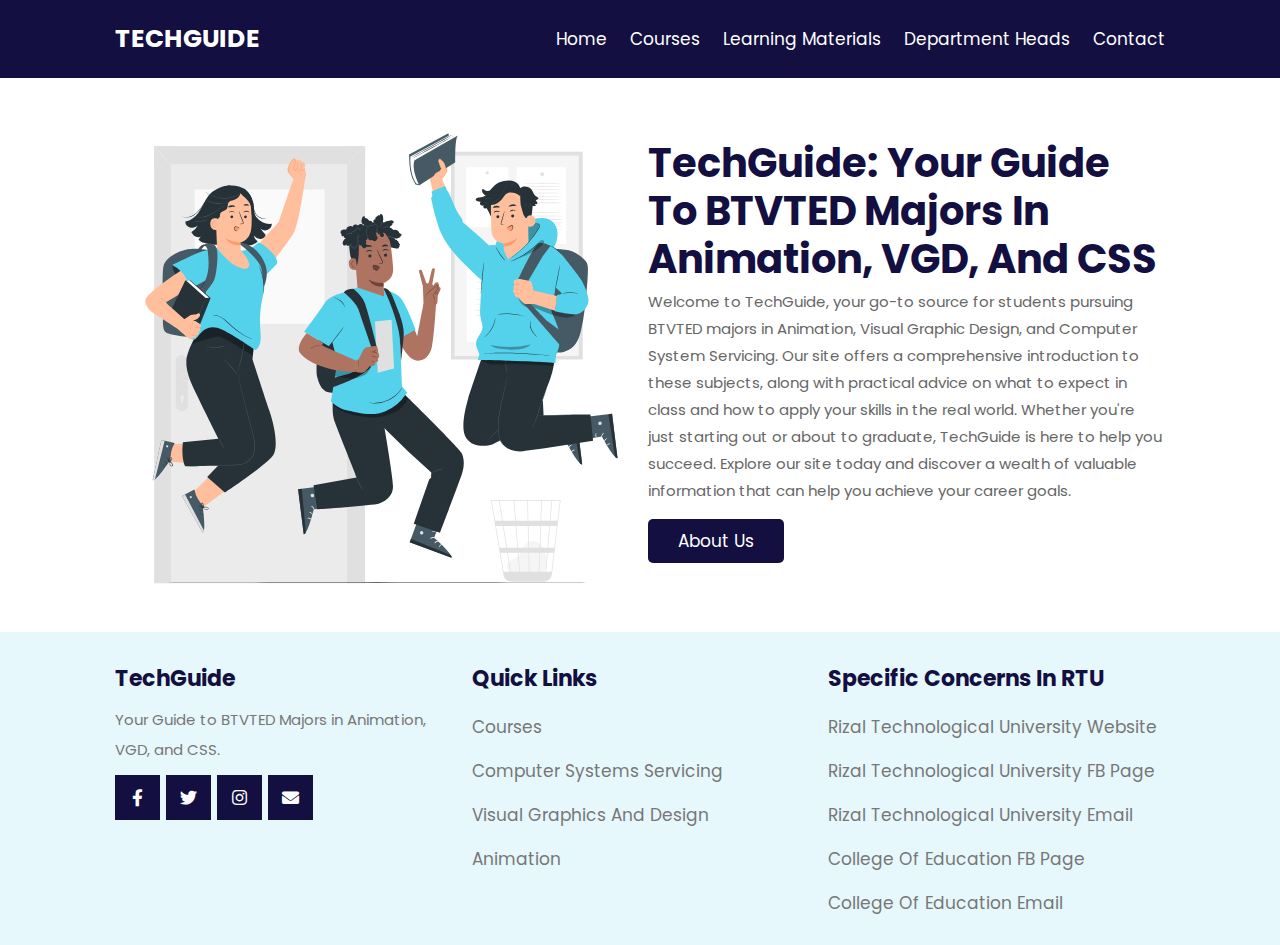
<file: index.html>
<!DOCTYPE html>
<html lang="en">
<head>
    <meta charset="UTF-8">
    <meta http-equiv="X-UA-Compatible" content="IE=edge">
    <meta name="viewport" content="width=device-width, initial-scale=1.0">
    <title>TechGuide</title>
    <link rel="icon" href="image/iconlogo.png">

    <!-- font awesome cdn link  -->
    <link rel="stylesheet" href="https://cdnjs.cloudflare.com/ajax/libs/font-awesome/5.15.4/css/all.min.css">

    <!-- custom css file link  -->
    <link rel="stylesheet" href="css/style.css">

</head>
<body>
    
<!-- header section starts  -->

<header class="header">

    <a href="index.html" class="techguide">techguide</a>

    <nav class="navbar">
        <a href="index.html">home</a>
        <a href="courses.html">courses</a>
        <a href="material.html">learning materials</a>
        <a href="teacher.html">Department heads</a>
        <a href="contact.html">contact</a>
    </nav>

    <div id="menu-btn" class="fas fa-bars"></div>

</header>

<!-- header section ends -->

<!-- home section starts  -->

<section class="home" id="home">

    <div class="image">
        <img src="image/home-img.svg" alt="">
    </div>

    <div class="content">
        <h3>TechGuide: Your Guide to BTVTED Majors in Animation, VGD, and CSS</h3>
        <p>Welcome to TechGuide, your go-to source for students pursuing BTVTED majors in Animation, Visual Graphic Design, and Computer System Servicing. Our site offers a comprehensive introduction to these subjects, along with practical advice on what to expect in class and how to apply your skills in the real world. Whether you're just starting out or about to graduate, TechGuide is here to help you succeed. Explore our site today and discover a wealth of valuable information that can help you achieve your career goals.</p>
        <a href="about.html" class="btn">about us</a>
    </div>

</section>

<!-- home section ends -->


<!-- footer section starts  -->

<section class="footer">

    <div class="box-container">
 
       <div class="box">
          <h3> <i class=""></i>TechGuide</h3>
          <p>Your Guide to BTVTED Majors in Animation, VGD, and CSS.</p>
          <div class="share">
            <a href="https://www.facebook.com/techguidertu" target="_blank" rel="noopener" rel="noreferrer" class="fab fa-facebook-f"></a>
            <a href="https://twitter.com/techguide2023" target="_blank" rel="noopener" rel="noreferrer" class="fab fa-twitter"></a>
            <a href="https://instagram.com/techguide2023" target="_blank" rel="noopener" rel="noreferrer" class="fab fa-instagram"></a>
            <a href="mailto:techguide0101010@gmail.com" target="_blank" rel="noopener" rel="noreferrer" class="fas fa-envelope"></a>     
           </div>
       </div>
 
       <div class="box">
          <h3>quick links</h3>
          <a href="courses.html" class="link">courses</a>
          <a href="rmcss.html" class="link">computer systems servicing</a>
          <a href="rmvgd.html" class="link">visual graphics and design</a>
          <a href="rmani.html" class="link">animation</a>
       </div>
 
       <div class="box">
        <h3>specific concerns in RTU</h3>
        <a href="https://www.rtu.edu.ph/" target="_blank" rel="noopener" rel="noreferrer" class="link">Rizal Technological University Website</a>
        <a href="https://www.facebook.com/rizaltechnologicaluniversityofficial" target="_blank" rel="noopener" rel="noreferrer" class="link">Rizal Technological University FB page</a>
        <a href="mailto:mic@rtu.edu.ph" target="_blank" rel="noopener" rel="noreferrer" class="link">Rizal Technological University Email</a>
        <a href="https://www.facebook.com/rtucedlhs" target="_blank" rel="noopener" rel="noreferrer" class="link">College of Education FB page</a>
        <a href="mailto:ced@rtu.edu.ph" target="_blank" rel="noopener" rel="noreferrer" class="link">College of Education Email</a>
     </div>
     
 </section>
 
 <!-- footer section ends -->





















<!-- custom js file link  -->
<script src="js/script.js"></script>

</body>
</html>
</file>
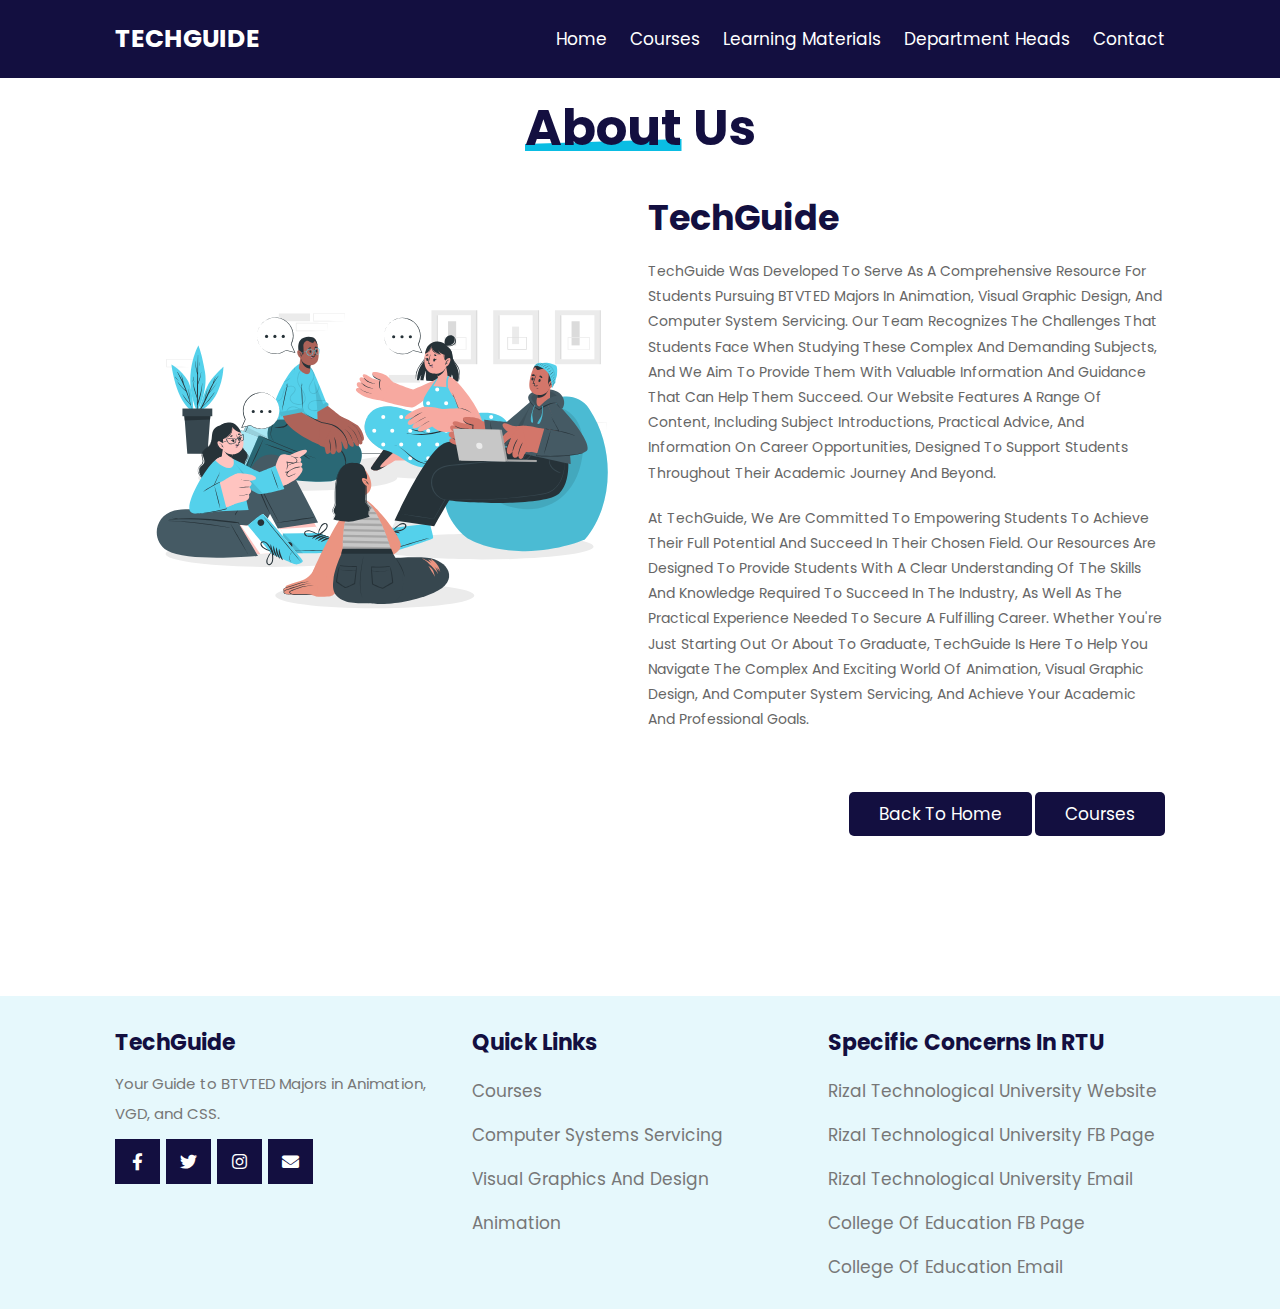
<file: about.html>
<!DOCTYPE html>
<html lang="en">
<head>
    <meta charset="UTF-8">
    <meta http-equiv="X-UA-Compatible" content="IE=edge">
    <meta name="viewport" content="width=device-width, initial-scale=1.0">
    <title>TechGuide</title>
    <link rel="icon" href="image/iconlogo.png">

    <!-- font awesome cdn link  -->
    <link rel="stylesheet" href="https://cdnjs.cloudflare.com/ajax/libs/font-awesome/5.15.4/css/all.min.css">

    <!-- custom css file link  -->
    <link rel="stylesheet" href="css/style.css">

</head>
<body>
    
<!-- header section starts  -->

<header class="header">

    <a href="index.html" class="techguide">techguide</a>

    <nav class="navbar">
        <a href="index.html">home</a>
        <a href="courses.html">courses</a>
        <a href="material.html">learning materials</a>
        <a href="teacher.html">Department heads</a>
        <a href="contact.html">contact</a>
    </nav>

    <div id="menu-btn" class="fas fa-bars"></div>

</header>

<!-- header section ends -->

<!-- about section starts  -->

<section class="about" id="about">

    <h1 class="heading"> <span>about</span> us </h1>

    <div class="row">
        <div class="image">
            <img src="image/about-img.svg" alt="">
        </div>
        <div class="content">
            <h3>TechGuide</h3>
            <p>TechGuide was developed to serve as a comprehensive resource for students pursuing BTVTED majors in Animation, Visual Graphic Design, and Computer System Servicing. Our team recognizes the challenges that students face when studying these complex and demanding subjects, and we aim to provide them with valuable information and guidance that can help them succeed. Our website features a range of content, including subject introductions, practical advice, and information on career opportunities, designed to support students throughout their academic journey and beyond.</p>
            <p>At TechGuide, we are committed to empowering students to achieve their full potential and succeed in their chosen field. Our resources are designed to provide students with a clear understanding of the skills and knowledge required to succeed in the industry, as well as the practical experience needed to secure a fulfilling career. Whether you're just starting out or about to graduate, TechGuide is here to help you navigate the complex and exciting world of Animation, Visual Graphic Design, and Computer System Servicing, and achieve your academic and professional goals.</p>
        </div>
    </div>

</section>

<!-- about section ends -->

<!-- button section starts  -->

<section class="button">
    
    <div class="button">
        <a href="index.html" class="btn">back to home</a>
        <a href="courses.html" class="btn">courses</a>
    </div>

</section>

<!-- button section ends  -->

<!-- footer section starts  -->

<section class="footer">

    <div class="box-container">
 
       <div class="box">
          <h3> <i class=""></i>TechGuide</h3>
          <p>Your Guide to BTVTED Majors in Animation, VGD, and CSS.</p>
          <div class="share">
            <a href="https://www.facebook.com/techguidertu" target="_blank" rel="noopener" rel="noreferrer" class="fab fa-facebook-f"></a>
            <a href="https://twitter.com/techguide2023" target="_blank" rel="noopener" rel="noreferrer" class="fab fa-twitter"></a>
            <a href="https://instagram.com/techguide2023" target="_blank" rel="noopener" rel="noreferrer" class="fab fa-instagram"></a>
            <a href="mailto:techguide0101010@gmail.com" target="_blank" rel="noopener" rel="noreferrer" class="fas fa-envelope"></a>
          </div>
       </div>
 
       <div class="box">
          <h3>quick links</h3>
          <a href="courses.html" class="link">courses</a>
          <a href="rmcss.html" class="link">computer systems servicing</a>
          <a href="rmvgd.html" class="link">visual graphics and design</a>
          <a href="rmani.html" class="link">animation</a>
       </div>
 
       <div class="box">
        <h3>specific concerns in RTU</h3>
        <a href="https://www.rtu.edu.ph/" target="_blank" rel="noopener" rel="noreferrer" class="link">Rizal Technological University Website</a>
        <a href="https://www.facebook.com/rizaltechnologicaluniversityofficial" target="_blank" rel="noopener" rel="noreferrer" class="link">Rizal Technological University FB page</a>
        <a href="mailto:mic@rtu.edu.ph" target="_blank" rel="noopener" rel="noreferrer" class="link">Rizal Technological University Email</a>
        <a href="https://www.facebook.com/rtucedlhs" target="_blank" rel="noopener" rel="noreferrer" class="link">College of Education FB page</a>
        <a href="mailto:ced@rtu.edu.ph" target="_blank" rel="noopener" rel="noreferrer" class="link">College of Education Email</a>
     </div>

 </section>
 
 <!-- footer section ends -->























<!-- custom js file link  -->
<script src="js/script.js"></script>

</body>
</html>
</file>
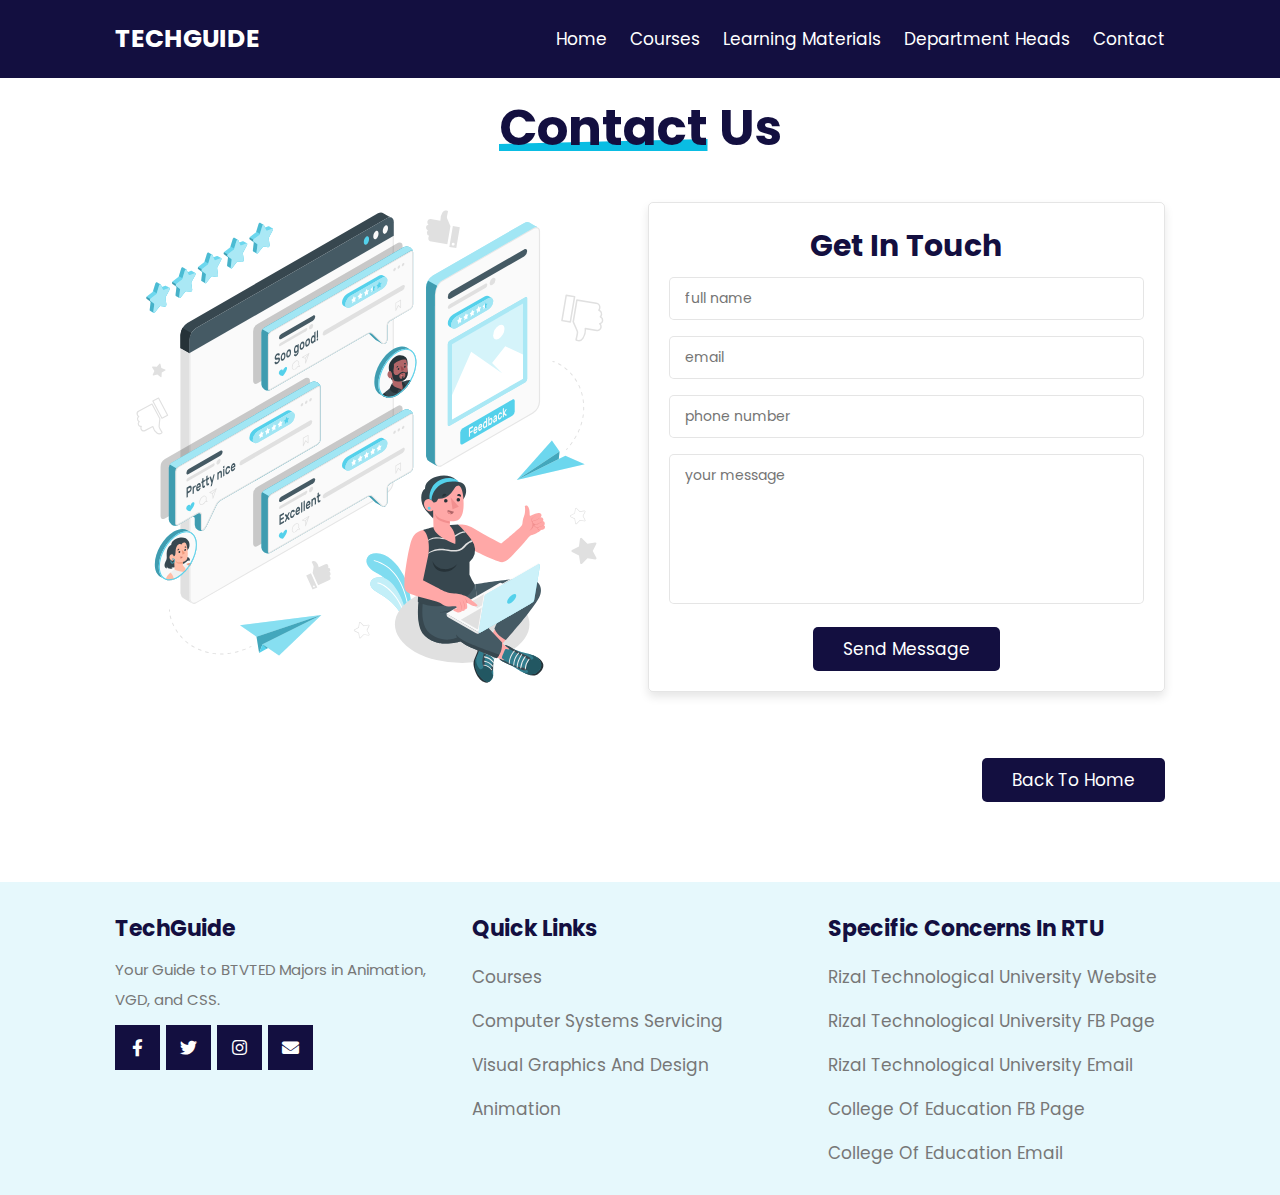
<file: contact.html>
<!DOCTYPE html>
<html lang="en">
<head>
    <meta charset="UTF-8">
    <meta http-equiv="X-UA-Compatible" content="IE=edge">
    <meta name="viewport" content="width=device-width, initial-scale=1.0">
    <title>TechGuide</title>
    <link rel="icon" href="image/iconlogo.png">

    <!-- font awesome cdn link  -->
    <link rel="stylesheet" href="https://cdnjs.cloudflare.com/ajax/libs/font-awesome/5.15.4/css/all.min.css">

    <!-- custom css file link  -->
    <link rel="stylesheet" href="css/style.css">

</head>
<body>
    
<!-- header section starts  -->

<header class="header">

    <a href="index.html" class="techguide">techguide</a>

    <nav class="navbar">
        <a href="index.html">home</a>
        <a href="courses.html">courses</a>
        <a href="material.html">learning materials</a>
        <a href="teacher.html">Department heads</a>
        <a href="contact.html">contact</a>
    </nav>

    <div id="menu-btn" class="fas fa-bars"></div>

</header>

<!-- header section ends -->


<!-- contact section starts  -->

<section class="contact" id="contact">

    <h1 class="heading"> <span>contact</span> us </h1>

    <div class="row">
        <div class="image">
            <img src="image/contact-img.svg" alt="">
        </div>
        <form action="" name="contact-us">
            <h3>get in touch</h3>
            <input type="text" placeholder="full name" class="box" name="NAME" required>
            <input type="email" placeholder="email" class="box" name="EMAIL" required>
            <input type="number" placeholder="phone number" class="box" name="NUMBER" required>
            <textarea placeholder="your message" class="box" name="MESSAGE" cols="30" rows="10" required></textarea>
            <input type="submit" value="send message" class="btn">
        </form>
    </div>
    
    <script>
        const scriptURL = 'https://script.google.com/macros/s/AKfycbxZ604B1vmPdTEmehJsAWPp0zyjBQqn2CCEFRu63Dwl7z2UxI3R_0I2jnzRiIJJHSHz/exec'
        const form = document.forms['contact-us']
        

        form.addEventListener('submit', e => {
          e.preventDefault()
          fetch(scriptURL, { method: 'POST', body: new FormData(form)})
            .then(response => {
                form.reset()
                alert('Success!')
            })
            .catch(error => console.error('Error!', error.message))
        })
      </script>

</section>

<!-- contact section ends -->

<!-- button section starts  -->

<section class="button">
        <a href="index.html" class="btn">back to home</a>
</section>

<!-- button section ends  -->

<!-- footer section starts  -->

<section class="footer">

    <div class="box-container">
 
       <div class="box">
          <h3> <i class=""></i>TechGuide</h3>
          <p>Your Guide to BTVTED Majors in Animation, VGD, and CSS.</p>
          <div class="share">
            <a href="https://www.facebook.com/techguidertu" target="_blank" rel="noopener" rel="noreferrer" class="fab fa-facebook-f"></a>
            <a href="https://twitter.com/techguide2023" target="_blank" rel="noopener" rel="noreferrer" class="fab fa-twitter"></a>
            <a href="https://instagram.com/techguide2023" target="_blank" rel="noopener" rel="noreferrer" class="fab fa-instagram"></a>
            <a href="mailto:techguide0101010@gmail.com" target="_blank" rel="noopener" rel="noreferrer" class="fas fa-envelope"></a>
          </div>
       </div>
 
       <div class="box">
          <h3>quick links</h3>
          <a href="courses.html" class="link">courses</a>
          <a href="rmcss.html" class="link">computer systems servicing</a>
          <a href="rmvgd.html" class="link">visual graphics and design</a>
          <a href="rmani.html" class="link">animation</a>
       </div>
 
       <div class="box">
        <h3>specific concerns in RTU</h3>
        <a href="https://www.rtu.edu.ph/" target="_blank" rel="noopener" rel="noreferrer" class="link">Rizal Technological University Website</a>
        <a href="https://www.facebook.com/rizaltechnologicaluniversityofficial" target="_blank" rel="noopener" rel="noreferrer" class="link">Rizal Technological University FB page</a>
        <a href="mailto:mic@rtu.edu.ph" target="_blank" rel="noopener" rel="noreferrer" class="link">Rizal Technological University Email</a>
        <a href="https://www.facebook.com/rtucedlhs" target="_blank" rel="noopener" rel="noreferrer" class="link">College of Education FB page</a>
        <a href="mailto:ced@rtu.edu.ph" target="_blank" rel="noopener" rel="noreferrer" class="link">College of Education Email</a>
     </div>

 </section>
 
 <!-- footer section ends -->





















<!-- custom js file link  -->
<script src="js/script.js"></script>

</body>
</html>
</file>
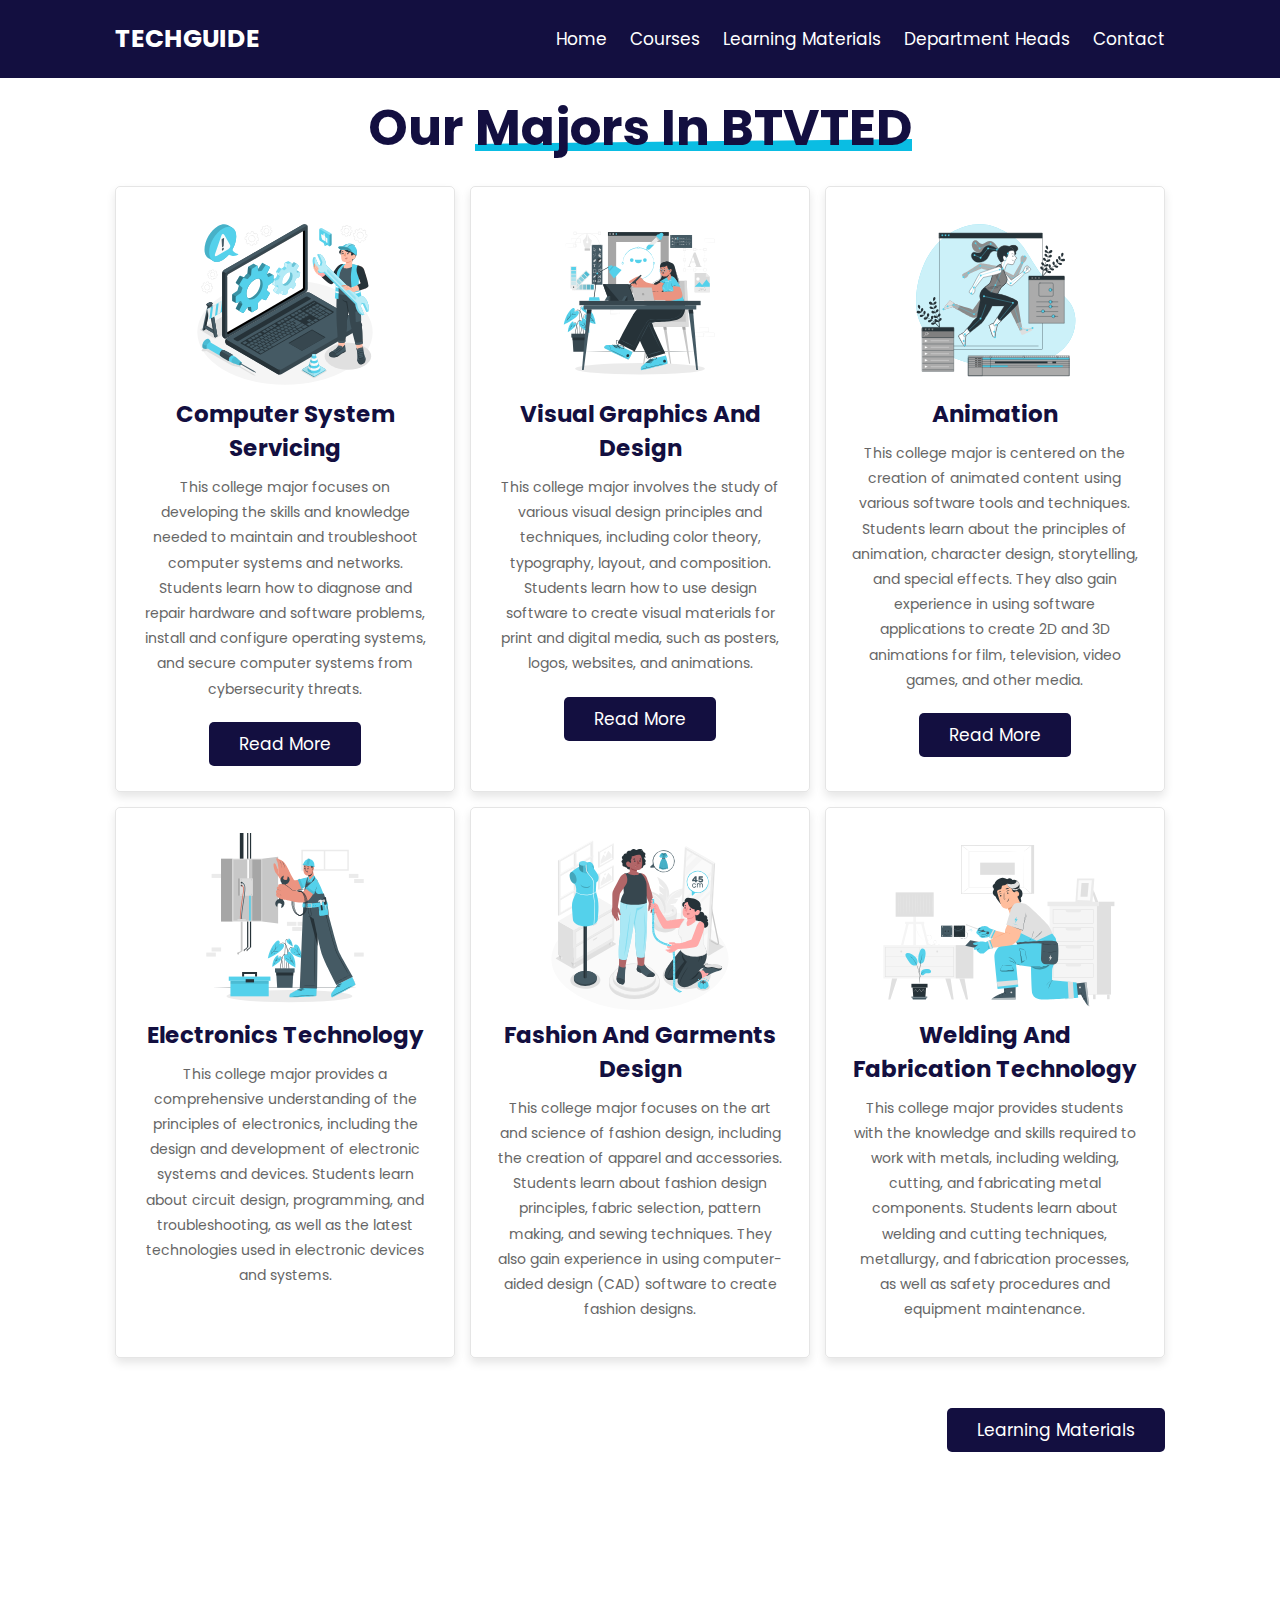
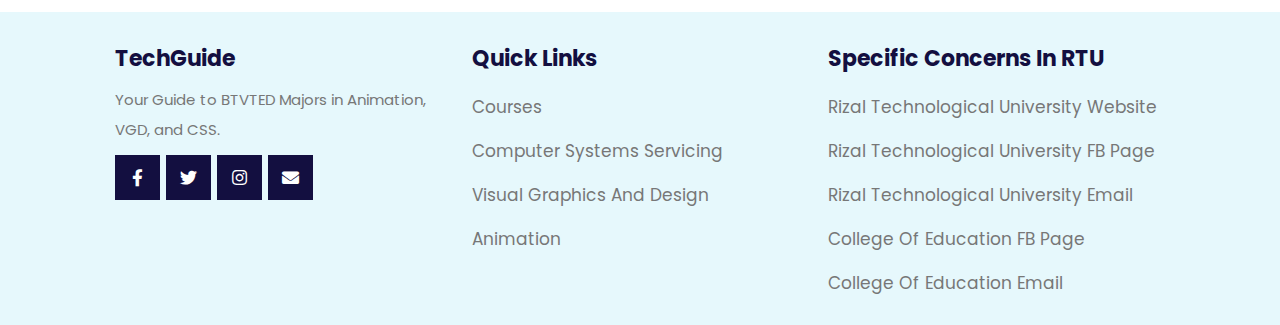
<file: courses.html>
<!DOCTYPE html>
<html lang="en">
<head>
    <meta charset="UTF-8">
    <meta http-equiv="X-UA-Compatible" content="IE=edge">
    <meta name="viewport" content="width=device-width, initial-scale=1.0">
    <title>TechGuide</title>
    <link rel="icon" href="image/iconlogo.png">

    <!-- font awesome cdn link  -->
    <link rel="stylesheet" href="https://cdnjs.cloudflare.com/ajax/libs/font-awesome/5.15.4/css/all.min.css">

    <!-- custom css file link  -->
    <link rel="stylesheet" href="css/style.css">

</head>
<body>
    
<!-- header section starts  -->

<header class="header">

    <a href="index.html" class="techguide">techguide</a>

    <nav class="navbar">
        <a href="index.html">home</a>
        <a href="courses.html">courses</a>
        <a href="material.html">learning materials</a>
        <a href="teacher.html">Department heads</a>
        <a href="contact.html">contact</a>
    </nav>

    <div id="menu-btn" class="fas fa-bars"></div>

</header>

<!-- header section ends -->


<!-- courses section starts  -->

<section class="courses" id="courses">

    <h1 class="heading"> our <span>majors in BTVTED</span> </h1>

    <div class="box-container">

        <div class="box">
            <img src="image/s-1.svg" alt="">
            <h3>computer system servicing</h3>
            <p>This college major focuses on developing the skills and knowledge needed to maintain and troubleshoot computer systems and networks. Students learn how to diagnose and repair hardware and software problems, install and configure operating systems, and secure computer systems from cybersecurity threats.</p>
            <a href="rmcss.html" class="btn">read more</a>
        </div>

        <div class="box">
            <img src="image/s-2.svg" alt="">
            <h3>visual graphics and design</h3>
            <p>This college major involves the study of various visual design principles and techniques, including color theory, typography, layout, and composition. Students learn how to use design software to create visual materials for print and digital media, such as posters, logos, websites, and animations.</p>
            <a href="rmvgd.html" class="btn">read more</a>
        </div>

        <div class="box">
            <img src="image/s-3.svg" alt="">
            <h3>animation</h3>
            <p>This college major is centered on the creation of animated content using various software tools and techniques. Students learn about the principles of animation, character design, storytelling, and special effects. They also gain experience in using software applications to create 2D and 3D animations for film, television, video games, and other media.</p>
            <a href="rmani.html" class="btn">read more</a>
        </div>

        <div class="box">
            <img src="image/s-4.svg" alt="">
            <h3>electronics technology</h3>
            <p>This college major provides a comprehensive understanding of the principles of electronics, including the design and development of electronic systems and devices. Students learn about circuit design, programming, and troubleshooting, as well as the latest technologies used in electronic devices and systems.</p>
        </div>

        <div class="box">
            <img src="image/s-5.svg" alt="">
            <h3>fashion and garments design</h3>
            <p>This college major focuses on the art and science of fashion design, including the creation of apparel and accessories. Students learn about fashion design principles, fabric selection, pattern making, and sewing techniques. They also gain experience in using computer-aided design (CAD) software to create fashion designs.</p>
        </div>

        <div class="box">
            <img src="image/s-6.svg" alt="">
            <h3>welding and fabrication technology</h3>
            <p>This college major provides students with the knowledge and skills required to work with metals, including welding, cutting, and fabricating metal components. Students learn about welding and cutting techniques, metallurgy, and fabrication processes, as well as safety procedures and equipment maintenance.</p>
        </div>

    </div>

</section>

<!-- courses section ends -->

<!-- button section starts  -->

<section class="button">
    
    <div class="button">
        <a href="material.html" class="btn">learning materials</a>
    </div>

</section>

<!-- button section ends  -->

<!-- footer section starts  -->

<section class="footer">

    <div class="box-container">
 
       <div class="box">
          <h3> <i class=""></i>TechGuide</h3>
          <p>Your Guide to BTVTED Majors in Animation, VGD, and CSS.</p>
          <div class="share">
            <a href="https://www.facebook.com/techguidertu" target="_blank" rel="noopener" rel="noreferrer" class="fab fa-facebook-f"></a>
            <a href="https://twitter.com/techguide2023" target="_blank" rel="noopener" rel="noreferrer" class="fab fa-twitter"></a>
            <a href="https://instagram.com/techguide2023" target="_blank" rel="noopener" rel="noreferrer" class="fab fa-instagram"></a>
            <a href="mailto:techguide0101010@gmail.com" target="_blank" rel="noopener" rel="noreferrer" class="fas fa-envelope"></a>
          </div>
       </div>
 
       <div class="box">
          <h3>quick links</h3>
          <a href="courses.html" class="link">courses</a>
          <a href="rmcss.html" class="link">computer systems servicing</a>
          <a href="rmvgd.html" class="link">visual graphics and design</a>
          <a href="rmani.html" class="link">animation</a>
       </div>
 
       <div class="box">
        <h3>specific concerns in RTU</h3>
        <a href="https://www.rtu.edu.ph/" target="_blank" rel="noopener" rel="noreferrer" class="link">Rizal Technological University Website</a>
        <a href="https://www.facebook.com/rizaltechnologicaluniversityofficial" target="_blank" rel="noopener" rel="noreferrer" class="link">Rizal Technological University FB page</a>
        <a href="mailto:mic@rtu.edu.ph" target="_blank" rel="noopener" rel="noreferrer" class="link">Rizal Technological University Email</a>
        <a href="https://www.facebook.com/rtucedlhs" target="_blank" rel="noopener" rel="noreferrer" class="link">College of Education FB page</a>
        <a href="mailto:ced@rtu.edu.ph" target="_blank" rel="noopener" rel="noreferrer" class="link">College of Education Email</a>
     </div>

 </section>
 
 <!-- footer section ends -->























<!-- custom js file link  -->
<script src="js/script.js"></script>

</body>
</html>
</file>
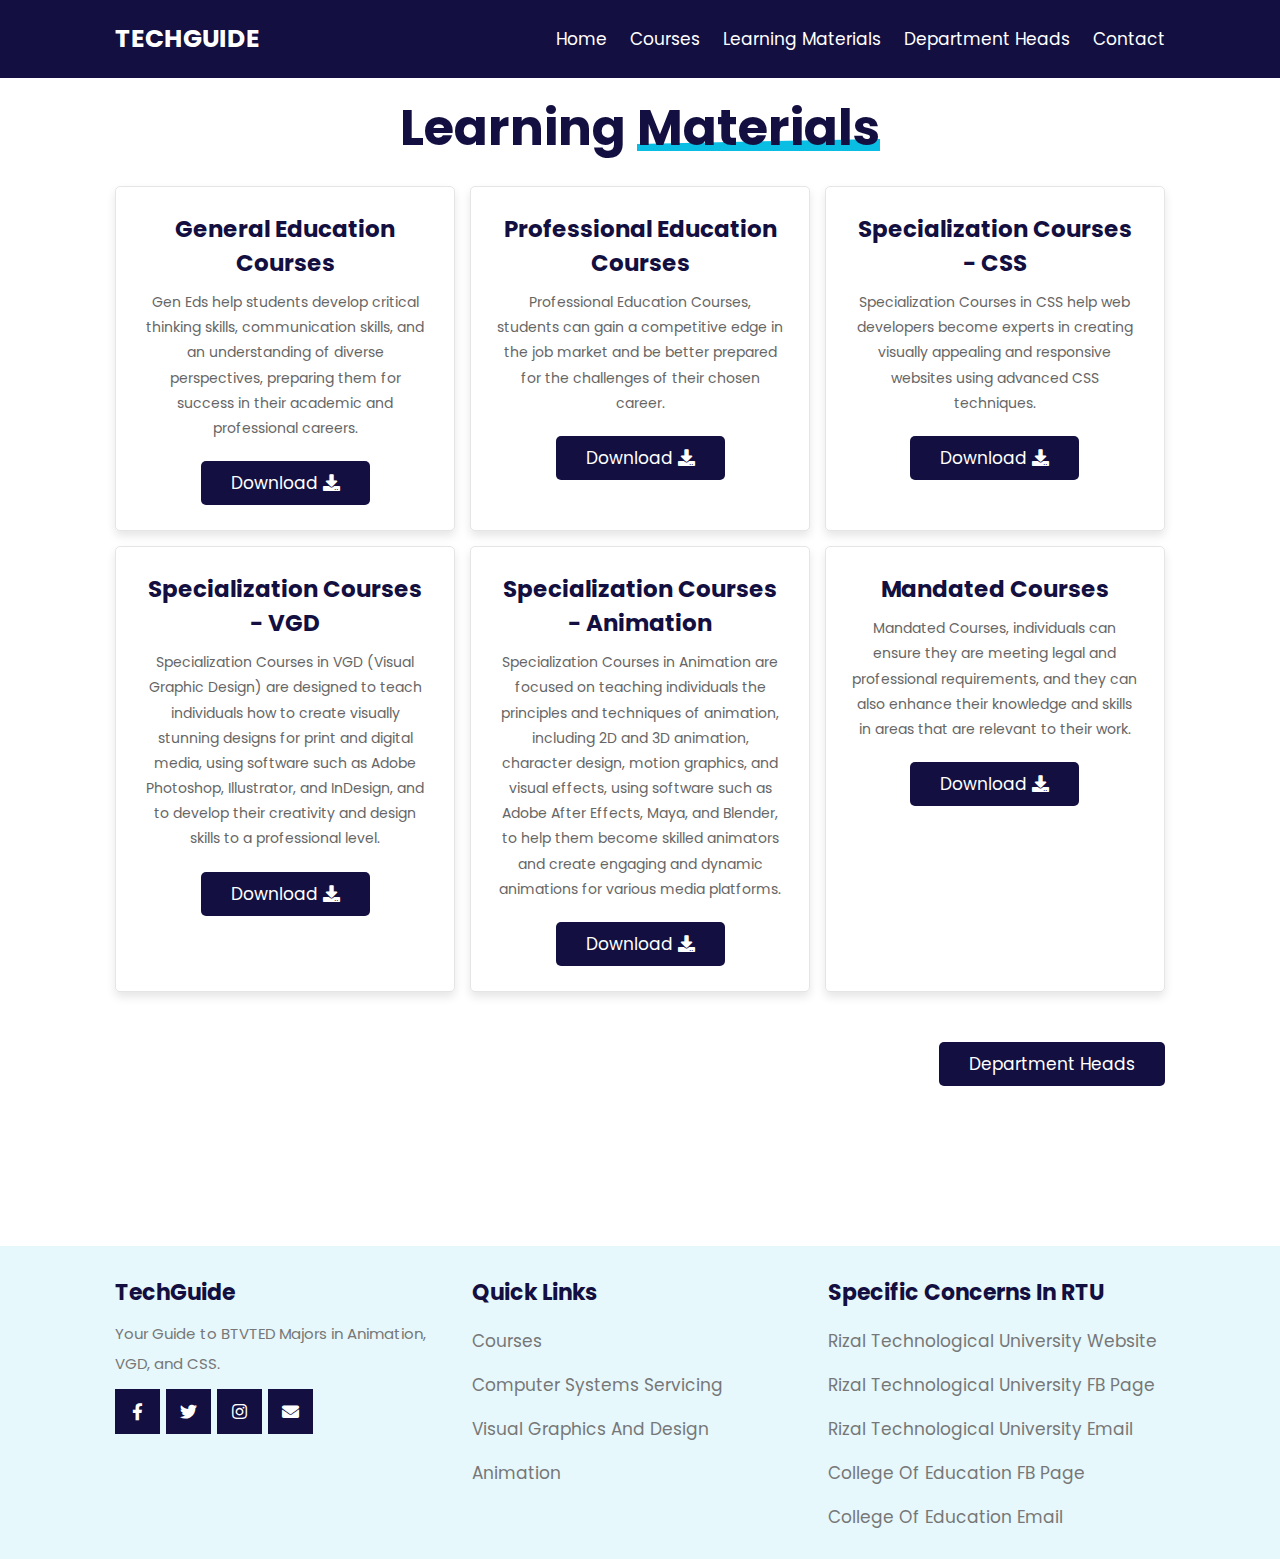
<file: material.html>
<!DOCTYPE html>
<html lang="en">
<head>
    <meta charset="UTF-8">
    <meta http-equiv="X-UA-Compatible" content="IE=edge">
    <meta name="viewport" content="width=device-width, initial-scale=1.0">
    <title>TechGuide</title>
    <link rel="icon" href="image/iconlogo.png">

    <!-- font awesome cdn link  -->
    <link rel="stylesheet" href="https://cdnjs.cloudflare.com/ajax/libs/font-awesome/5.15.4/css/all.min.css">

    <!-- custom css file link  -->
    <link rel="stylesheet" href="css/style.css">

</head>
<body>
    
<!-- header section starts  -->

<header class="header">

    <a href="index.html" class="techguide">techguide</a>

    <nav class="navbar">
        <a href="index.html">home</a>
        <a href="courses.html">courses</a>
        <a href="material.html">learning materials</a>
        <a href="teacher.html">Department heads</a>
        <a href="contact.html">contact</a>
    </nav>

    <div id="menu-btn" class="fas fa-bars"></div>

</header>

<!-- header section ends -->


<!-- Learning materials section starts  -->

<section class="materials" id="materials">

    <h1 class="heading"> learning <span>materials</span> </h1>

    <div class="box-container">

        <div class="box">
            <h3>General Education Courses</h3>
            <p>Gen Eds help students develop critical thinking skills, communication skills, and an understanding of diverse perspectives, preparing them for success in their academic and professional careers.</p>
            <a href="materials/GenEd-Courses.pdf" target="_blank" rel="noopener" rel="noreferrer" class="btn"> Download <i class="fas fa-download"></i></a>
        </div>

        <div class="box">
            <h3>Professional Education Courses</h3>
            <p>Professional Education Courses, students can gain a competitive edge in the job market and be better prepared for the challenges of their chosen career.</p>
            <a href="materials/ProfEd-Courses.pdf" target="_blank" rel="noopener" rel="noreferrer" class="btn"> Download <i class="fas fa-download"></i></a>
        </div>

        <div class="box">
            <h3>Specialization Courses - CSS</h3>
            <p>Specialization Courses in CSS help web developers become experts in creating visually appealing and responsive websites using advanced CSS techniques.</p>
            <a href="materials/Specialization-Courses-CSS.pdf" target="_blank" rel="noopener" rel="noreferrer" class="btn"> Download <i class="fas fa-download"></i></a>
        </div>
        <div class="box">
            <h3>Specialization Courses - VGD</h3>
            <p>Specialization Courses in VGD (Visual Graphic Design) are designed to teach individuals how to create visually stunning designs for print and digital media, using software such as Adobe Photoshop, Illustrator, and InDesign, and to develop their creativity and design skills to a professional level.</p>
            <a href="materials/Specialization-Courses-VGD.pdf" target="_blank" rel="noopener" rel="noreferrer" class="btn"> Download <i class="fas fa-download"></i></a>
        </div>
        <div class="box">
            <h3>Specialization Courses - Animation</h3>
            <p>Specialization Courses in Animation are focused on teaching individuals the principles and techniques of animation, including 2D and 3D animation, character design, motion graphics, and visual effects, using software such as Adobe After Effects, Maya, and Blender, to help them become skilled animators and create engaging and dynamic animations for various media platforms.</p>
            <a href="materials/Specialization-Courses-Animation.pdf" target="_blank" rel="noopener" rel="noreferrer" class="btn"> Download <i class="fas fa-download"></i></a>
        </div>
        
        <div class="box">
            <h3>Mandated Courses</h3>
            <p>Mandated Courses, individuals can ensure they are meeting legal and professional requirements, and they can also enhance their knowledge and skills in areas that are relevant to their work.</p>
            <a href="materials/Mandated-Courses.pdf" target="_blank" rel="noopener" rel="noreferrer" class="btn"> Download <i class="fas fa-download"></i></a>
        </div>
    </div>

</section>

<!-- Learning materials section ends -->

<!-- button section starts  -->

<section class="button">
    
    <div class="button">
        <a href="teacher.html" class="btn">department heads</a>
    </div>

</section>

<!-- button section ends  -->

<!-- footer section starts  -->

<section class="footer">

    <div class="box-container">
 
       <div class="box">
          <h3> <i class=""></i>TechGuide</h3>
          <p>Your Guide to BTVTED Majors in Animation, VGD, and CSS.</p>
          <div class="share">
            <a href="https://www.facebook.com/techguidertu" target="_blank" rel="noopener" rel="noreferrer" class="fab fa-facebook-f"></a>
            <a href="https://twitter.com/techguide2023" target="_blank" rel="noopener" rel="noreferrer" class="fab fa-twitter"></a>
            <a href="https://instagram.com/techguide2023" target="_blank" rel="noopener" rel="noreferrer" class="fab fa-instagram"></a>
            <a href="mailto:techguide0101010@gmail.com" target="_blank" rel="noopener" rel="noreferrer" class="fas fa-envelope"></a>
          </div>
       </div>
 
       <div class="box">
          <h3>quick links</h3>
          <a href="courses.html" class="link">courses</a>
          <a href="rmcss.html" class="link">computer systems servicing</a>
          <a href="rmvgd.html" class="link">visual graphics and design</a>
          <a href="rmani.html" class="link">animation</a>
       </div>
 
       <div class="box">
        <h3>specific concerns in RTU</h3>
        <a href="https://www.rtu.edu.ph/" target="_blank" rel="noopener" rel="noreferrer" class="link">Rizal Technological University Website</a>
        <a href="https://www.facebook.com/rizaltechnologicaluniversityofficial" target="_blank" rel="noopener" rel="noreferrer" class="link">Rizal Technological University FB page</a>
        <a href="mailto:mic@rtu.edu.ph" target="_blank" rel="noopener" rel="noreferrer" class="link">Rizal Technological University Email</a>
        <a href="https://www.facebook.com/rtucedlhs" target="_blank" rel="noopener" rel="noreferrer" class="link">College of Education FB page</a>
        <a href="mailto:ced@rtu.edu.ph" target="_blank" rel="noopener" rel="noreferrer" class="link">College of Education Email</a>
     </div>

 </section>
 
 <!-- footer section ends -->





















<!-- custom js file link  -->
<script src="js/script.js"></script>

</body>
</html>
</file>
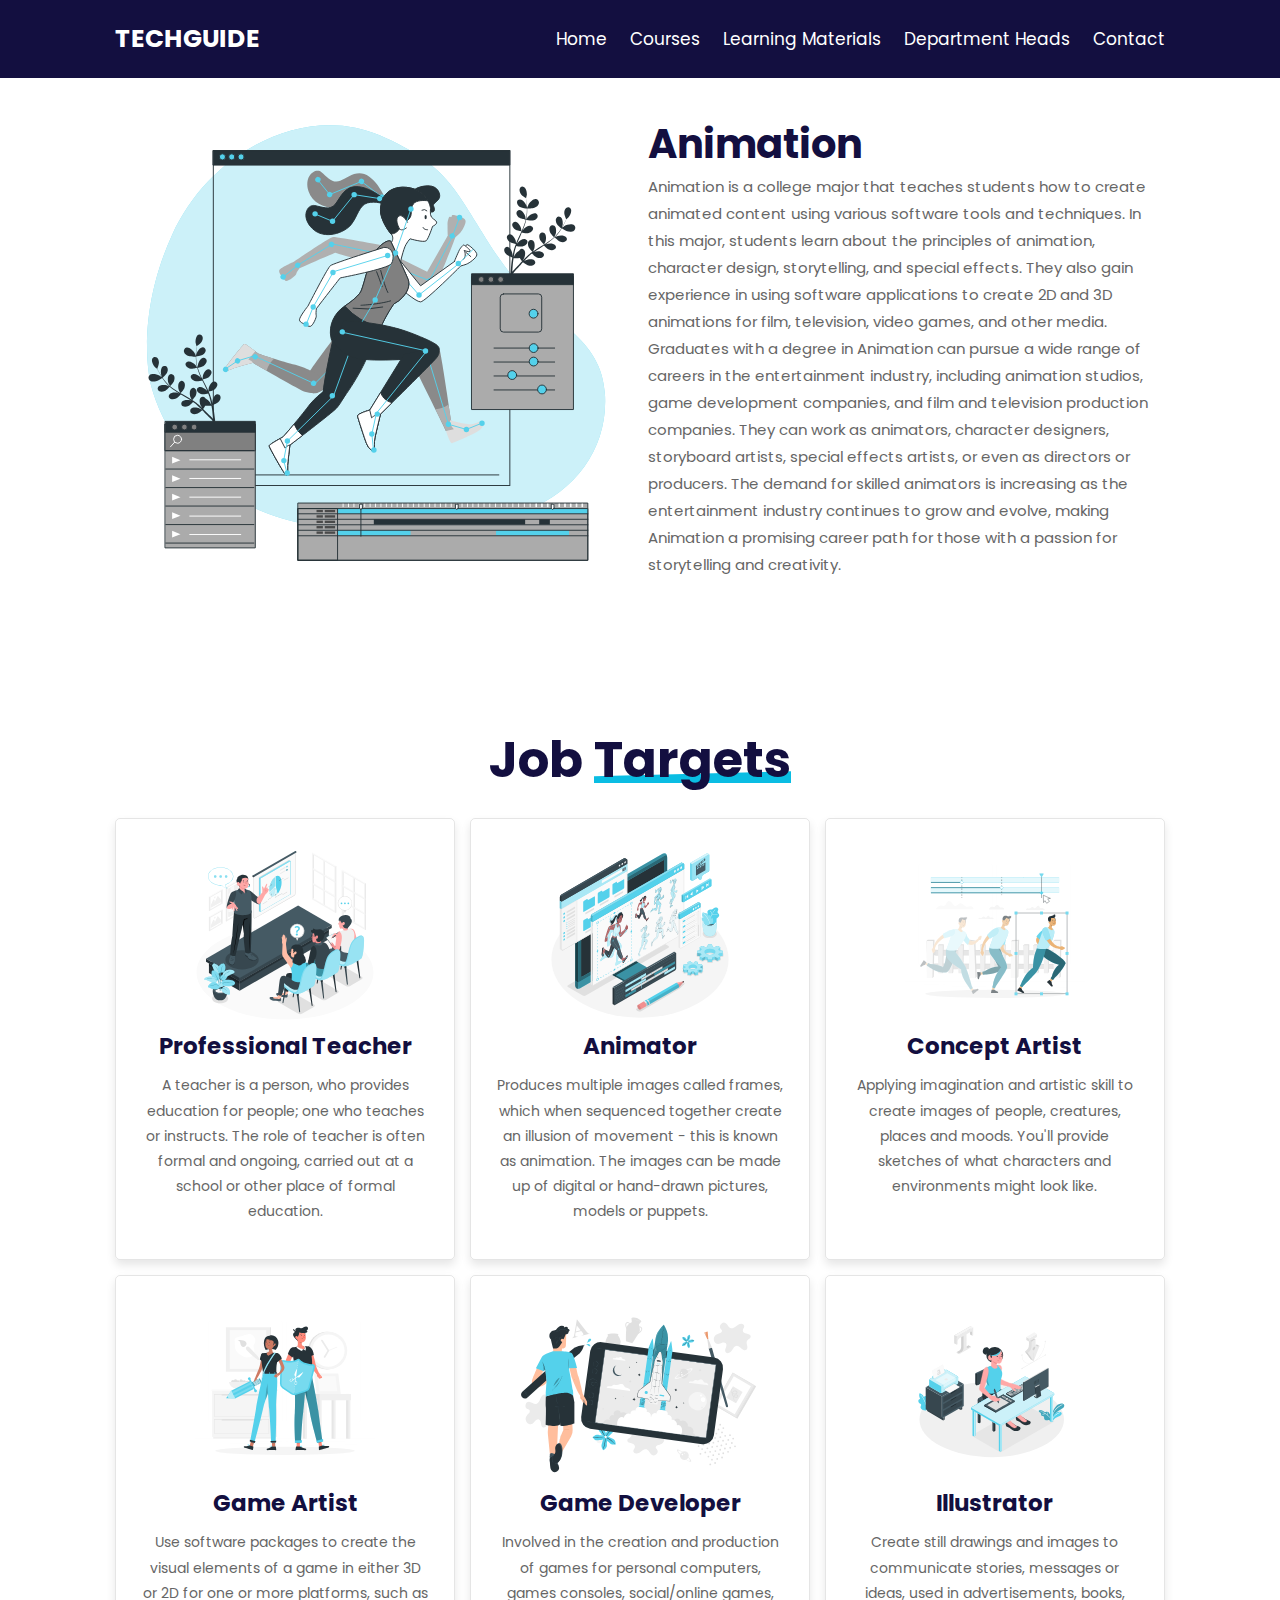
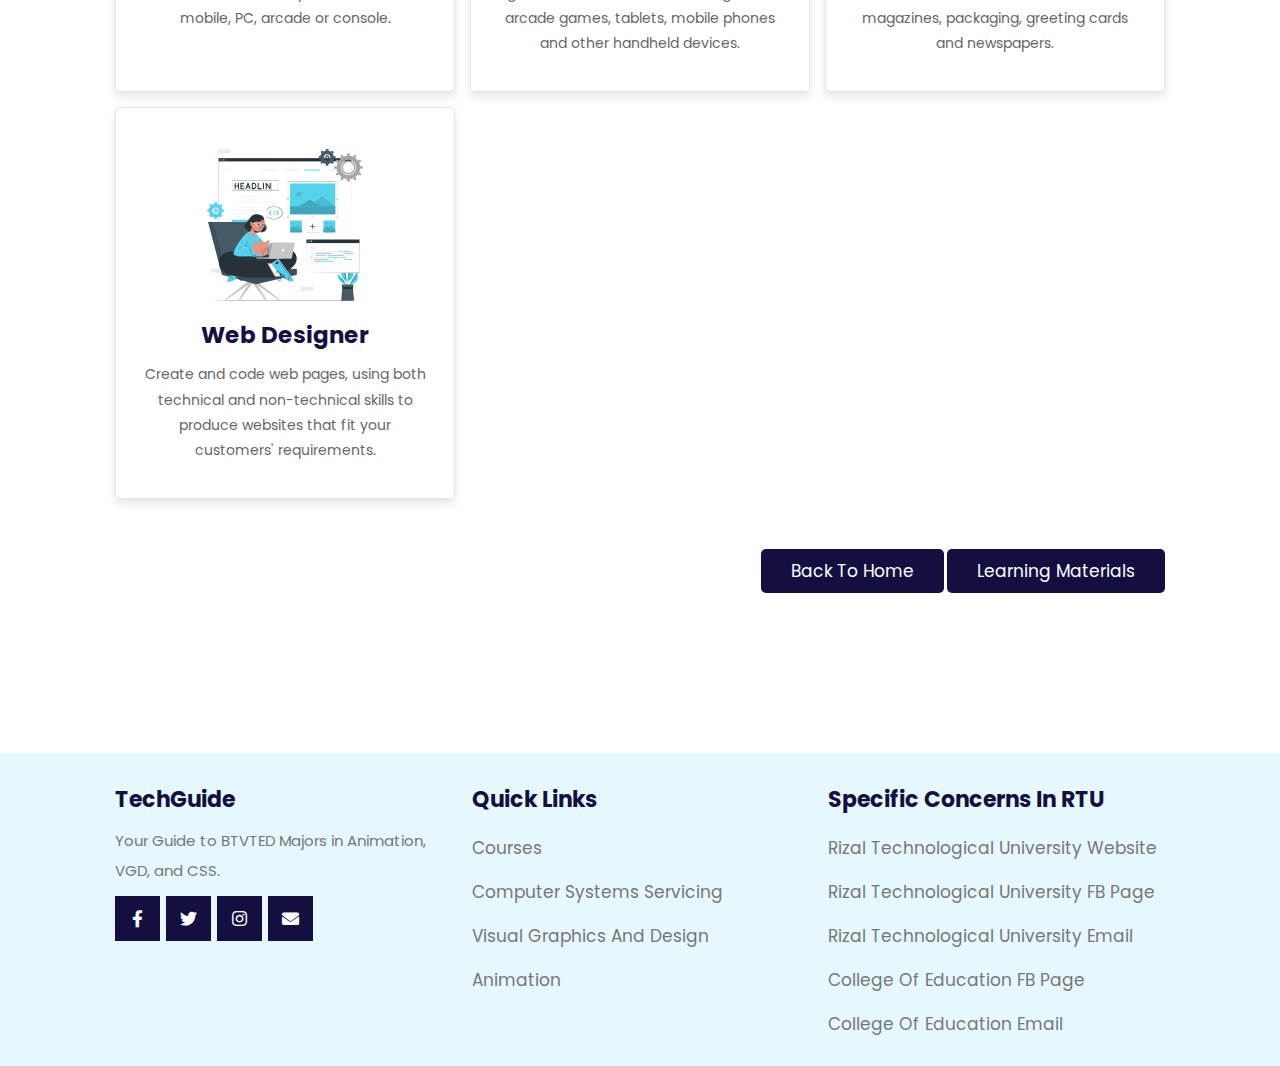
<file: rmani.html>
<!DOCTYPE html>
<html lang="en">
<head>
    <meta charset="UTF-8">
    <meta http-equiv="X-UA-Compatible" content="IE=edge">
    <meta name="viewport" content="width=device-width, initial-scale=1.0">
    <title>TechGuide</title>
    <link rel="icon" href="image/iconlogo.png">

    <!-- font awesome cdn link  -->
    <link rel="stylesheet" href="https://cdnjs.cloudflare.com/ajax/libs/font-awesome/5.15.4/css/all.min.css">

    <!-- custom css file link  -->
    <link rel="stylesheet" href="css/style.css">

</head>
<body>
    
<!-- header section starts  -->

<header class="header">

    <a href="index.html" class="techguide">techguide</a>

    <nav class="navbar">
        <a href="index.html">home</a>
        <a href="courses.html">courses</a>
        <a href="material.html">learning materials</a>
        <a href="teacher.html">Department heads</a>
        <a href="contact.html">contact</a>
    </nav>

    <div id="menu-btn" class="fas fa-bars"></div>

</header>

<!-- header section ends -->


<!-- home section starts  -->

<section class="home" id="home">

    <div class="image">
        <img src="image/rmani-home.svg" alt="">
    </div>

    <div class="content">
        <h3>animation</h3>
        <p>Animation is a college major that teaches students how to create animated content using various software tools and techniques. In this major, students learn about the principles of animation, character design, storytelling, and special effects. They also gain experience in using software applications to create 2D and 3D animations for film, television, video games, and other media. Graduates with a degree in Animation can pursue a wide range of careers in the entertainment industry, including animation studios, game development companies, and film and television production companies. They can work as animators, character designers, storyboard artists, special effects artists, or even as directors or producers. The demand for skilled animators is increasing as the entertainment industry continues to grow and evolve, making Animation a promising career path for those with a passion for storytelling and creativity.</p>
    </div>

</section>

<!-- home section ends -->

<!-- job section starts  -->

<section class="job" id="job">

    <h1 class="heading"> job <span>targets</span> </h1>

    <div class="box-container">

        <div class="box">
            <img src="image/j-1.svg" alt="">
            <h3>Professional Teacher</h3>
            <p>A teacher is a person, who provides education for people; one who teaches or instructs. The role of teacher is often formal and ongoing, carried out at a school or other place of formal education.</p>
        </div>

        <div class="box">
            <img src="image/ani-j-2.svg" alt="">
            <h3>animator</h3>
            <p>Produces multiple images called frames, which when sequenced together create an illusion of movement - this is known as animation. The images can be made up of digital or hand-drawn pictures, models or puppets.</p>
        </div>

        <div class="box">
            <img src="image/ani-j-3.svg" alt="">
            <h3>concept artist</h3>
            <p>Applying imagination and artistic skill to create images of people, creatures, places and moods. You'll provide sketches of what characters and environments might look like.</p>
        </div>

        <div class="box">
            <img src="image/ani-j-4.svg" alt="">
            <h3>game artist</h3>
            <p>Use software packages to create the visual elements of a game in either 3D or 2D for one or more platforms, such as mobile, PC, arcade or console.</p>
        </div>

        <div class="box">
            <img src="image/ani-j-5.svg" alt="">
            <h3>game developer</h3>
            <p>Involved in the creation and production of games for personal computers, games consoles, social/online games, arcade games, tablets, mobile phones and other handheld devices.</p>
        </div>

        <div class="box">
            <img src="image/ani-j-6.svg" alt="">
            <h3>illustrator</h3>
            <p>Create still drawings and images to communicate stories, messages or ideas, used in advertisements, books, magazines, packaging, greeting cards and newspapers.</p>
        </div>

        <div class="box">
            <img src="image/ani-j-7.svg" alt="">
            <h3>web designer</h3>
            <p>Create and code web pages, using both technical and non-technical skills to produce websites that fit your customers' requirements.</p>
        </div>

    </div>

</section>

<!-- job section ends -->

<!-- button section starts  -->

<section class="button">
    
    <div class="button">
        <a href="index.html" class="btn">back to home</a>
        <a href="material.html" class="btn">learning materials</a>
    </div>

</section>

<!-- button section ends  -->

<!-- footer section starts  -->

<section class="footer">

    <div class="box-container">
 
       <div class="box">
          <h3> <i class=""></i>TechGuide</h3>
          <p>Your Guide to BTVTED Majors in Animation, VGD, and CSS.</p>
          <div class="share">
            <a href="https://www.facebook.com/techguidertu" target="_blank" rel="noopener" rel="noreferrer" class="fab fa-facebook-f"></a>
            <a href="https://twitter.com/techguide2023" target="_blank" rel="noopener" rel="noreferrer" class="fab fa-twitter"></a>
            <a href="https://instagram.com/techguide2023" target="_blank" rel="noopener" rel="noreferrer" class="fab fa-instagram"></a>
            <a href="mailto:techguide0101010@gmail.com" target="_blank" rel="noopener" rel="noreferrer" class="fas fa-envelope"></a>
          </div>
       </div>
 
       <div class="box">
          <h3>quick links</h3>
          <a href="courses.html" class="link">courses</a>
          <a href="rmcss.html" class="link">computer systems servicing</a>
          <a href="rmvgd.html" class="link">visual graphics and design</a>
          <a href="rmani.html" class="link">animation</a>
       </div>
 
       <div class="box">
        <h3>specific concerns in RTU</h3>
        <a href="https://www.rtu.edu.ph/" target="_blank" rel="noopener" rel="noreferrer" class="link">Rizal Technological University Website</a>
        <a href="https://www.facebook.com/rizaltechnologicaluniversityofficial" target="_blank" rel="noopener" rel="noreferrer" class="link">Rizal Technological University FB page</a>
        <a href="mailto:mic@rtu.edu.ph" target="_blank" rel="noopener" rel="noreferrer" class="link">Rizal Technological University Email</a>
        <a href="https://www.facebook.com/rtucedlhs" target="_blank" rel="noopener" rel="noreferrer" class="link">College of Education FB page</a>
        <a href="mailto:ced@rtu.edu.ph" target="_blank" rel="noopener" rel="noreferrer" class="link">College of Education Email</a>
     </div>

 </section>
 
 <!-- footer section ends -->























<!-- custom js file link  -->
<script src="js/script.js"></script>

</body>
</html>
</file>
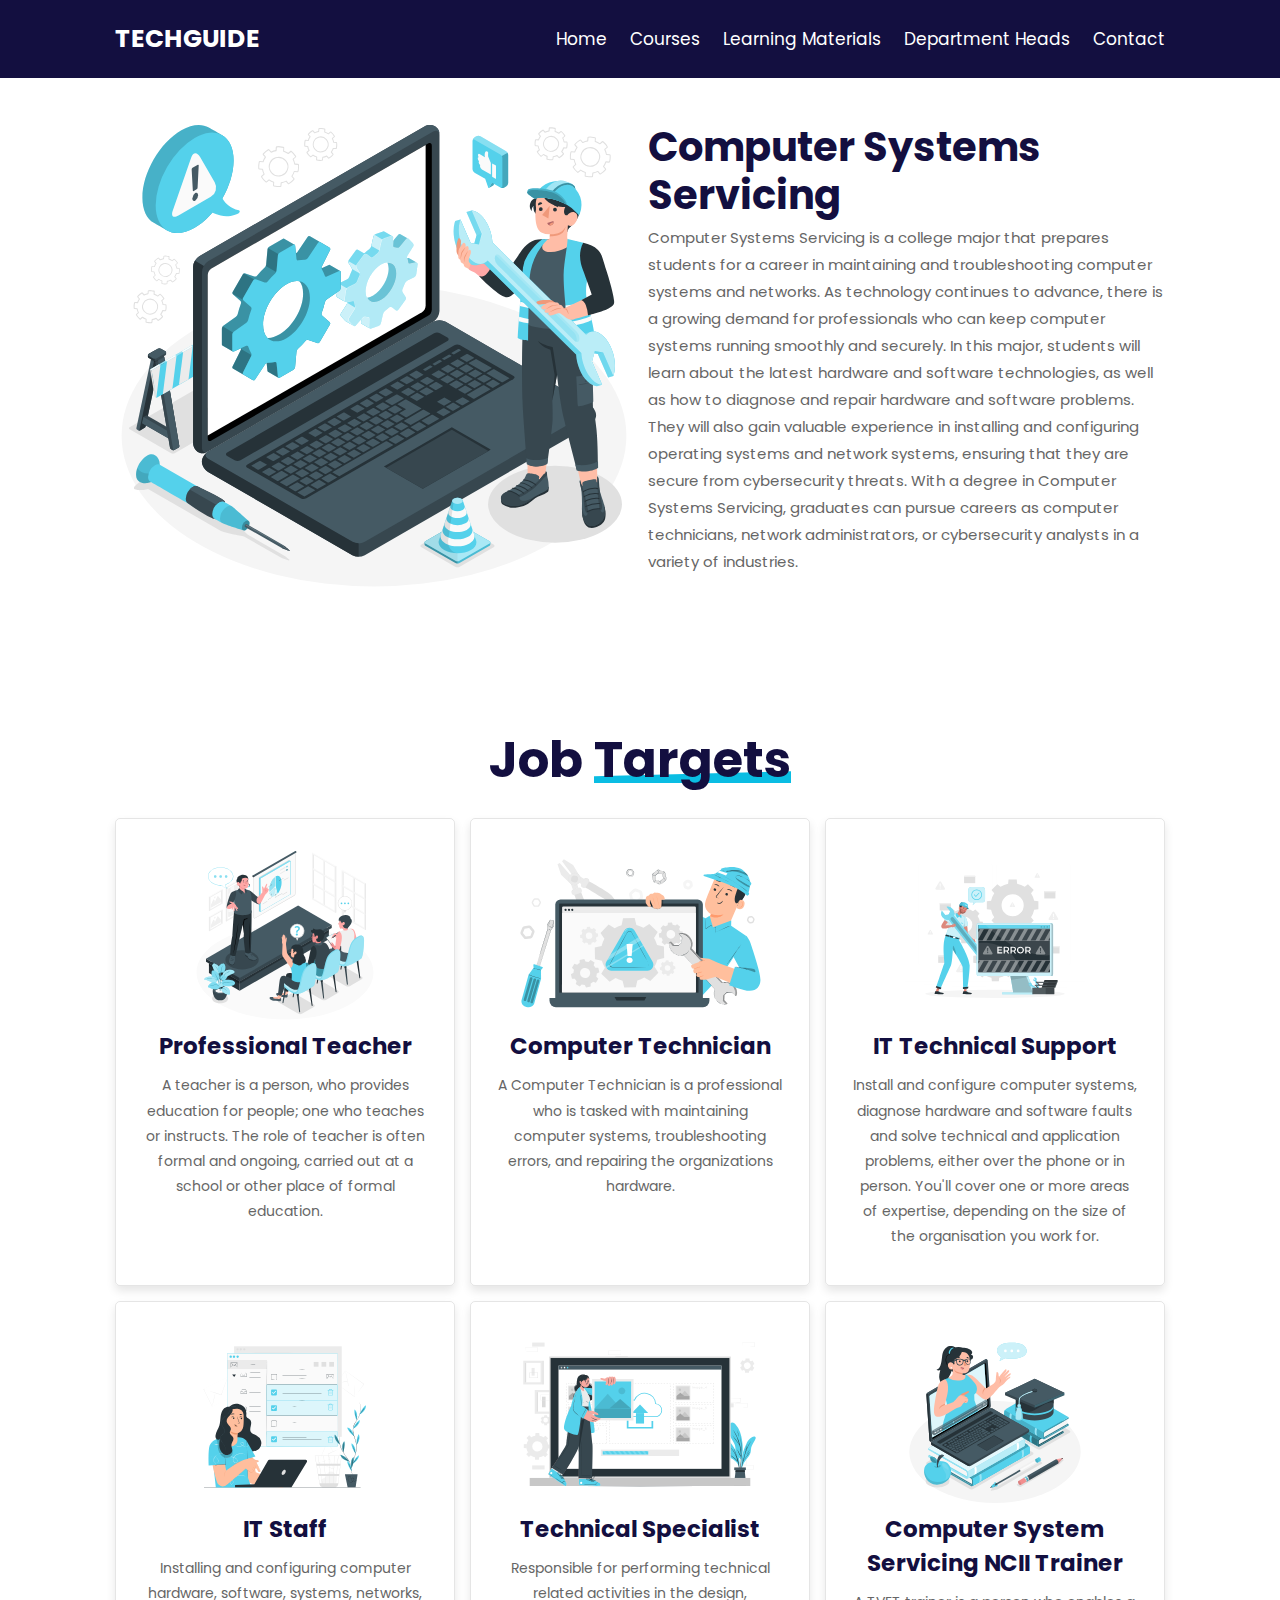
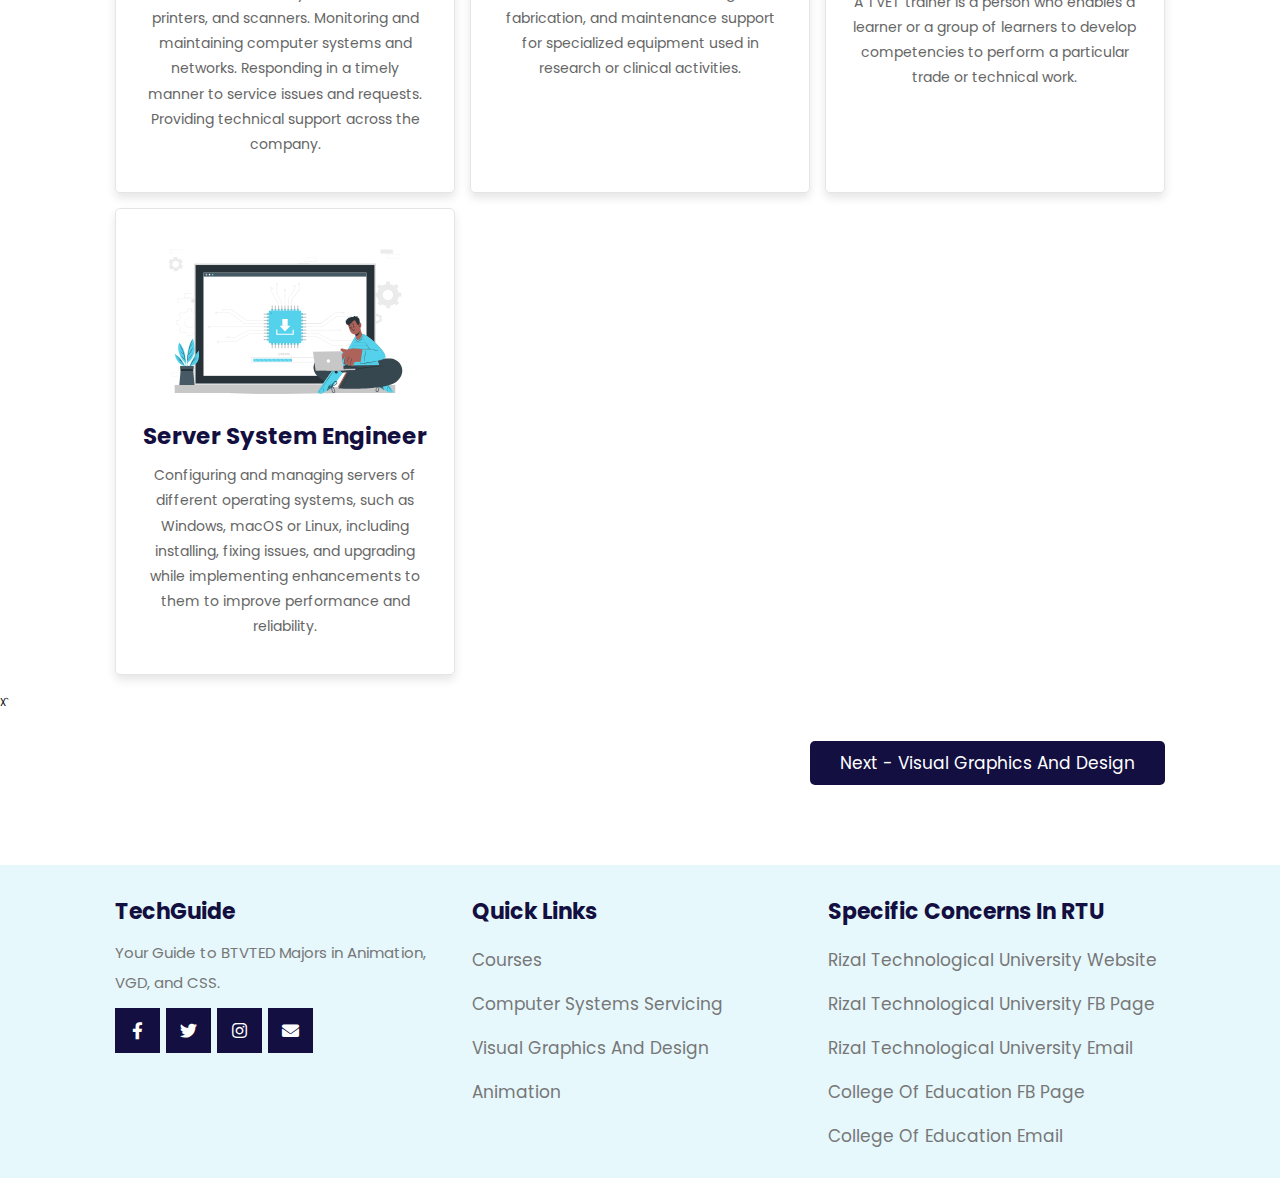
<file: rmcss.html>
<!DOCTYPE html>
<html lang="en">
<head>
    <meta charset="UTF-8">
    <meta http-equiv="X-UA-Compatible" content="IE=edge">
    <meta name="viewport" content="width=device-width, initial-scale=1.0">
    <title>TechGuide</title>
    <link rel="icon" href="image/iconlogo.png">

    <!-- font awesome cdn link  -->
    <link rel="stylesheet" href="https://cdnjs.cloudflare.com/ajax/libs/font-awesome/5.15.4/css/all.min.css">

    <!-- custom css file link  -->
    <link rel="stylesheet" href="css/style.css">

</head>
<body>
    
<!-- header section starts  -->

<header class="header">

    <a href="index.html" class="techguide">techguide</a>

    <nav class="navbar">
        <a href="index.html">home</a>
        <a href="courses.html">courses</a>
        <a href="material.html">learning materials</a>
        <a href="teacher.html">Department heads</a>
        <a href="contact.html">contact</a>
    </nav>

    <div id="menu-btn" class="fas fa-bars"></div>

</header>

<!-- header section ends -->

<!-- home section starts  -->

<section class="home" id="home">

    <div class="image">
        <img src="image/rmcss-home.svg" alt="">
    </div>

    <div class="content">
        <h3>computer systems servicing</h3>
        <p>Computer Systems Servicing is a college major that prepares students for a career in maintaining and troubleshooting computer systems and networks. As technology continues to advance, there is a growing demand for professionals who can keep computer systems running smoothly and securely. In this major, students will learn about the latest hardware and software technologies, as well as how to diagnose and repair hardware and software problems. They will also gain valuable experience in installing and configuring operating systems and network systems, ensuring that they are secure from cybersecurity threats. With a degree in Computer Systems Servicing, graduates can pursue careers as computer technicians, network administrators, or cybersecurity analysts in a variety of industries.</p>
    </div>

</section>

<!-- home section ends -->

<!-- job section starts  -->

<section class="job" id="job">

    <h1 class="heading"> job <span>targets</span> </h1>

    <div class="box-container">

        <div class="box">
            <img src="image/j-1.svg" alt="">
            <h3>Professional Teacher</h3>
            <p>A teacher is a person, who provides education for people; one who teaches or instructs. The role of teacher is often formal and ongoing, carried out at a school or other place of formal education.</p>
        </div>

        <div class="box">
            <img src="image/j-2.svg" alt="">
            <h3>Computer Technician</h3>
            <p>A Computer Technician is a professional who is tasked with maintaining computer systems, troubleshooting errors, and repairing the organizations hardware.</p>
        </div>

        <div class="box">
            <img src="image/j-3.svg" alt="">
            <h3>IT Technical Support</h3>
            <p>Install and configure computer systems, diagnose hardware and software faults and solve technical and application problems, either over the phone or in person. You'll cover one or more areas of expertise, depending on the size of the organisation you work for.</p>
        </div>

        <div class="box">
            <img src="image/j-4.svg" alt="">
            <h3>IT Staff</h3>
            <p>Installing and configuring computer hardware, software, systems, networks, printers, and scanners. Monitoring and maintaining computer systems and networks. Responding in a timely manner to service issues and requests. Providing technical support across the company.</p>
        </div>

        <div class="box">
            <img src="image/j-5.svg" alt="">
            <h3>Technical Specialist</h3>
            <p>Responsible for performing technical related activities in the design, fabrication, and maintenance support for specialized equipment used in research or clinical activities.</p>
        </div>

        <div class="box">
            <img src="image/j-6.svg" alt="">
            <h3>Computer System Servicing NCII Trainer</h3>
            <p>A TVET trainer is a person who enables a learner or a group of learners to develop competencies to perform a particular trade or technical work.</p>
        </div>

        <div class="box">
            <img src="image/j-7.svg" alt="">
            <h3>Server System Engineer</h3>
            <p>Configuring and managing servers of different operating systems, such as Windows, macOS or Linux, including installing, fixing issues, and upgrading while implementing enhancements to them to improve performance and reliability.</p>
        </div>

    </div>

</section>
x`
<!-- job section ends -->

<!-- button section starts  -->

<section class="button">
        <a href="rmvgd.html" class="btn">next - visual graphics and design</a>
</section>

<!-- button section ends  -->

<!-- footer section starts  -->

<section class="footer">

    <div class="box-container">
 
       <div class="box">
          <h3> <i class=""></i>TechGuide</h3>
          <p>Your Guide to BTVTED Majors in Animation, VGD, and CSS.</p>
          <div class="share">
            <a href="https://www.facebook.com/techguidertu" target="_blank" rel="noopener" rel="noreferrer" class="fab fa-facebook-f"></a>
            <a href="https://twitter.com/techguide2023" target="_blank" rel="noopener" rel="noreferrer" class="fab fa-twitter"></a>
            <a href="https://instagram.com/techguide2023" target="_blank" rel="noopener" rel="noreferrer" class="fab fa-instagram"></a>
            <a href="mailto:techguide0101010@gmail.com" target="_blank" rel="noopener" rel="noreferrer" class="fas fa-envelope"></a>
          </div>
       </div>
 
       <div class="box">
          <h3>quick links</h3>
          <a href="courses.html" class="link">courses</a>
          <a href="rmcss.html" class="link">computer systems servicing</a>
          <a href="rmvgd.html" class="link">visual graphics and design</a>
          <a href="rmani.html" class="link">animation</a>
       </div>
 
       <div class="box">
        <h3>specific concerns in RTU</h3>
        <a href="https://www.rtu.edu.ph/" target="_blank" rel="noopener" rel="noreferrer" class="link">Rizal Technological University Website</a>
        <a href="https://www.facebook.com/rizaltechnologicaluniversityofficial" target="_blank" rel="noopener" rel="noreferrer" class="link">Rizal Technological University FB page</a>
        <a href="mailto:mic@rtu.edu.ph" target="_blank" rel="noopener" rel="noreferrer" class="link">Rizal Technological University Email</a>
        <a href="https://www.facebook.com/rtucedlhs" target="_blank" rel="noopener" rel="noreferrer" class="link">College of Education FB page</a>
        <a href="mailto:ced@rtu.edu.ph" target="_blank" rel="noopener" rel="noreferrer" class="link">College of Education Email</a>
     </div>

 </section>
 
 <!-- footer section ends -->





















<!-- custom js file link  -->
<script src="js/script.js"></script>

</body>
</html>
</file>
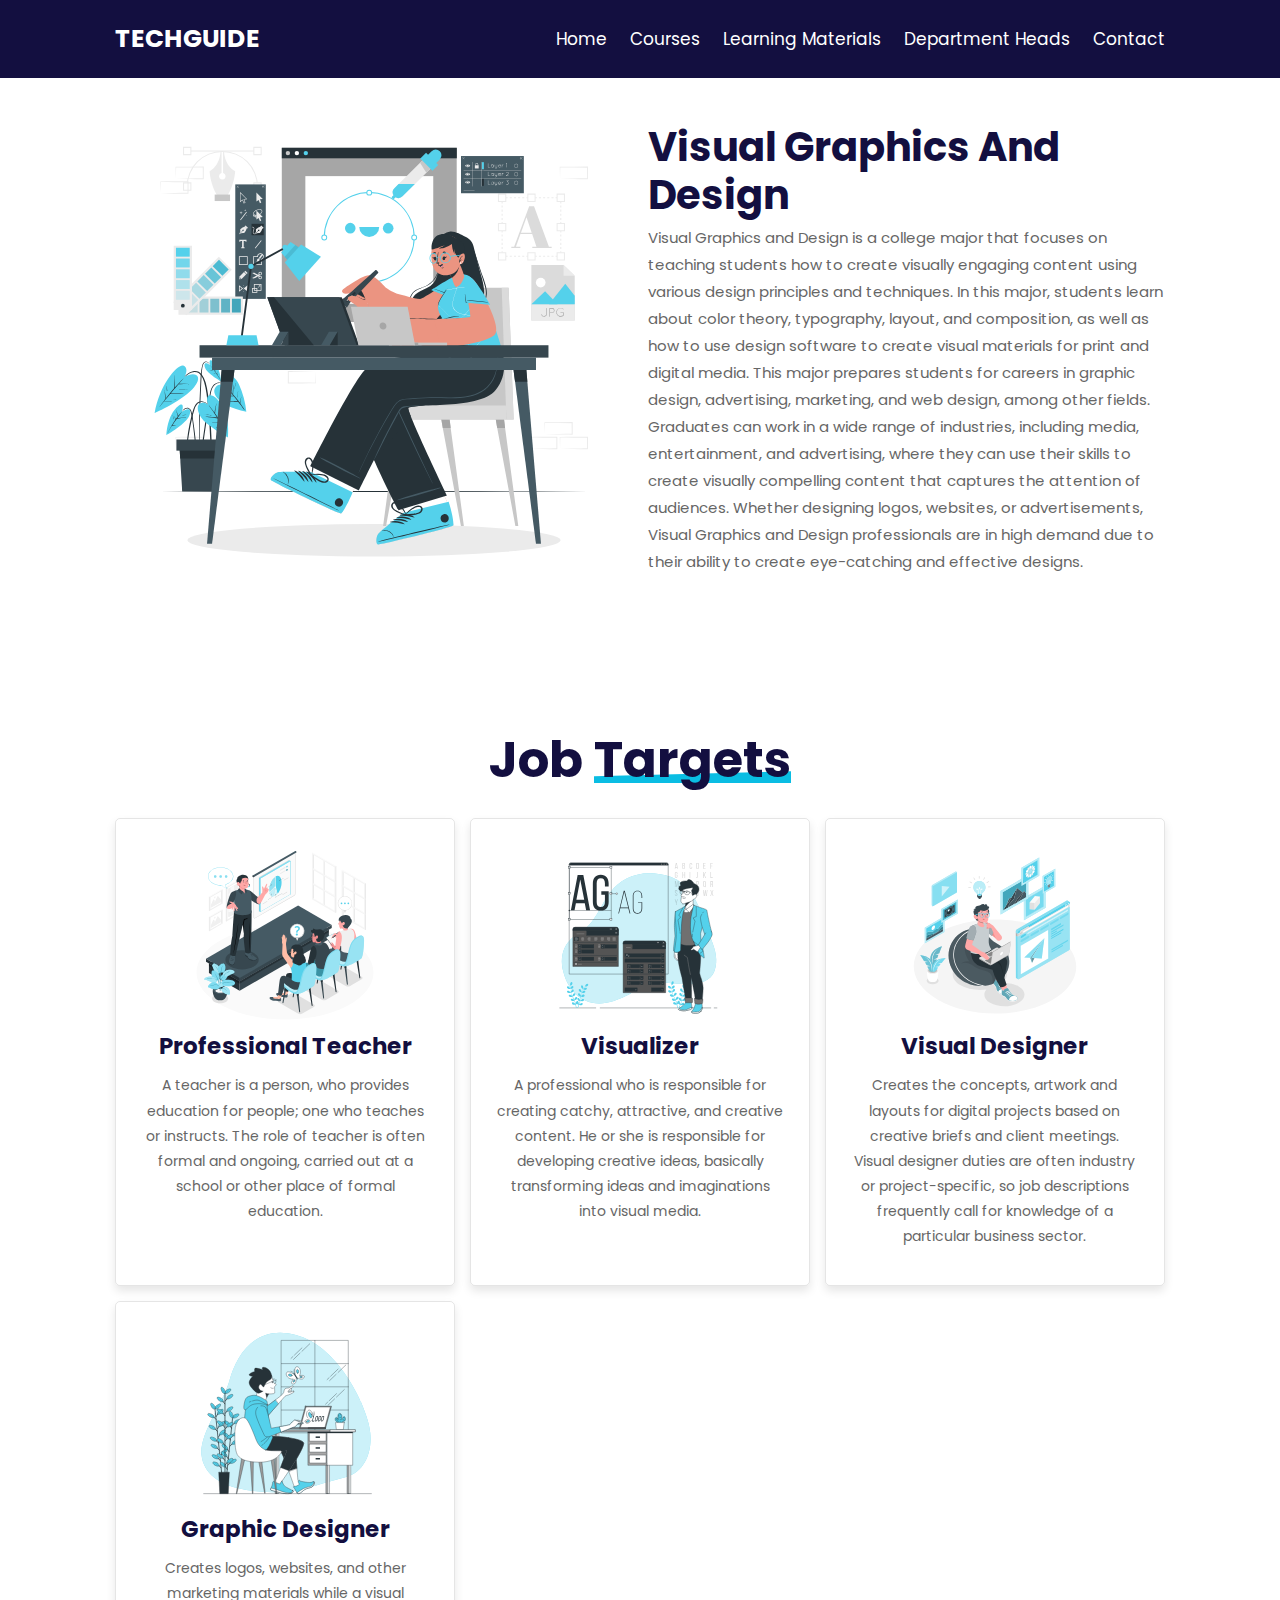
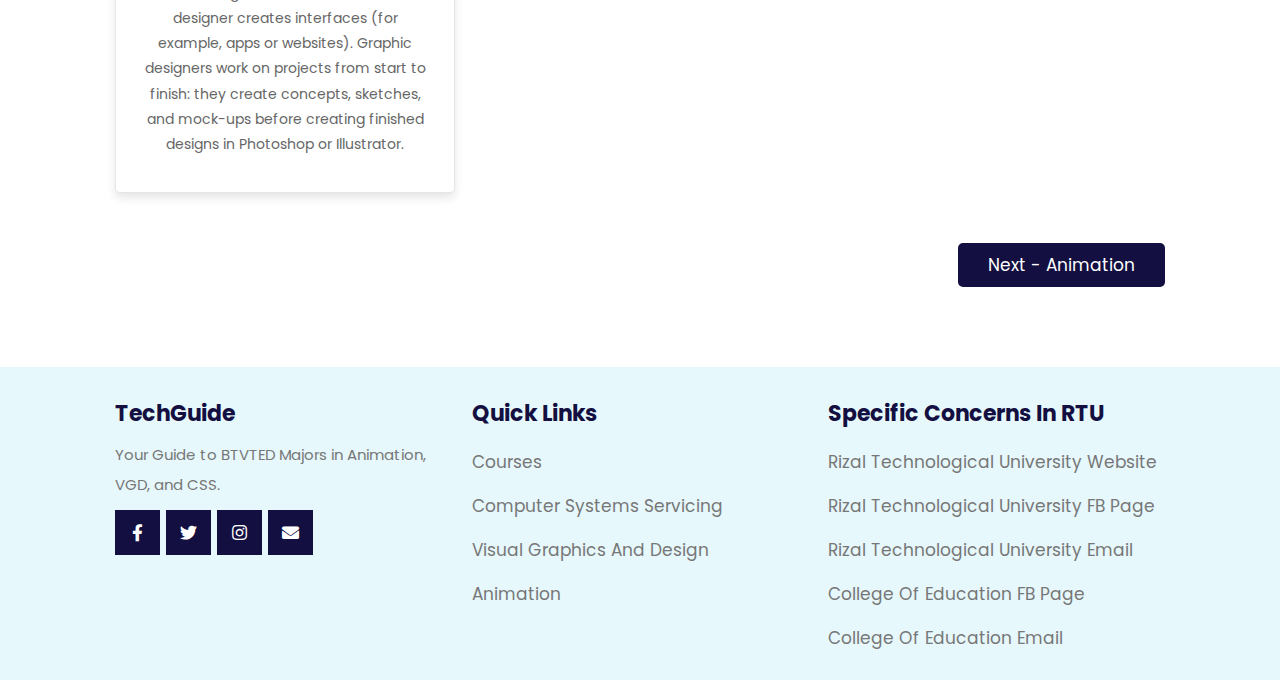
<file: rmvgd.html>
<!DOCTYPE html>
<html lang="en">
<head>
    <meta charset="UTF-8">
    <meta http-equiv="X-UA-Compatible" content="IE=edge">
    <meta name="viewport" content="width=device-width, initial-scale=1.0">
    <title>TechGuide</title>
    <link rel="icon" href="image/iconlogo.png">

    <!-- font awesome cdn link  -->
    <link rel="stylesheet" href="https://cdnjs.cloudflare.com/ajax/libs/font-awesome/5.15.4/css/all.min.css">

    <!-- custom css file link  -->
    <link rel="stylesheet" href="css/style.css">

</head>
<body>
    
<!-- header section starts  -->

<header class="header">

    <a href="index.html" class="techguide">techguide</a>

    <nav class="navbar">
        <a href="index.html">home</a>
        <a href="courses.html">courses</a>
        <a href="material.html">learning materials</a>
        <a href="teacher.html">Department heads</a>
        <a href="contact.html">contact</a>
    </nav>

    <div id="menu-btn" class="fas fa-bars"></div>

</header>

<!-- header section ends -->

<!-- home section starts  -->

<section class="home" id="home">

    <div class="image">
        <img src="image/rmvgd-home.svg" alt="">
    </div>

    <div class="content">
        <h3>visual graphics and design</h3>
        <p>Visual Graphics and Design is a college major that focuses on teaching students how to create visually engaging content using various design principles and techniques. In this major, students learn about color theory, typography, layout, and composition, as well as how to use design software to create visual materials for print and digital media. This major prepares students for careers in graphic design, advertising, marketing, and web design, among other fields. Graduates can work in a wide range of industries, including media, entertainment, and advertising, where they can use their skills to create visually compelling content that captures the attention of audiences. Whether designing logos, websites, or advertisements, Visual Graphics and Design professionals are in high demand due to their ability to create eye-catching and effective designs.</p>
    </div>

</section>

<!-- home section ends -->

<!-- job section starts  -->

<section class="job" id="job">

    <h1 class="heading"> job <span>targets</span> </h1>

    <div class="box-container">

        <div class="box">
            <img src="image/j-1.svg" alt="">
            <h3>Professional Teacher</h3>
            <p>A teacher is a person, who provides education for people; one who teaches or instructs. The role of teacher is often formal and ongoing, carried out at a school or other place of formal education.</p>
        </div>

        <div class="box">
            <img src="image/vgd-j-2.svg" alt="">
            <h3>visualizer</h3>
            <p>A professional who is responsible for creating catchy, attractive, and creative content. He or she is responsible for developing creative ideas, basically transforming ideas and imaginations into visual media.
            </p>
        </div>

        <div class="box">
            <img src="image/vgd-j-3.svg" alt="">
            <h3>visual designer</h3>
            <p>Creates the concepts, artwork and layouts for digital projects based on creative briefs and client meetings. Visual designer duties are often industry or project-specific, so job descriptions frequently call for knowledge of a particular business sector.</p>
        </div>

        <div class="box">
            <img src="image/vgd-j-4.svg" alt="">
            <h3>graphic designer</h3>
            <p>Creates logos, websites, and other marketing materials while a visual designer creates interfaces (for example, apps or websites). Graphic designers work on projects from start to finish: they create concepts, sketches, and mock-ups before creating finished designs in Photoshop or Illustrator.</p>
        </div>

    </div>

</section>

<!-- job section ends -->

<!-- button section starts  -->

<section class="button">
    <a href="rmani.html" class="btn">next - animation</a>
</section>

<!-- button section ends  -->

<!-- footer section starts  -->

<section class="footer">

    <div class="box-container">
 
       <div class="box">
          <h3> <i class=""></i>TechGuide</h3>
          <p>Your Guide to BTVTED Majors in Animation, VGD, and CSS.</p>
          <div class="share">
            <a href="https://www.facebook.com/techguidertu" target="_blank" rel="noopener" rel="noreferrer" class="fab fa-facebook-f"></a>
            <a href="https://twitter.com/techguide2023" target="_blank" rel="noopener" rel="noreferrer" class="fab fa-twitter"></a>
            <a href="https://instagram.com/techguide2023" target="_blank" rel="noopener" rel="noreferrer" class="fab fa-instagram"></a>
            <a href="mailto:techguide0101010@gmail.com" target="_blank" rel="noopener" rel="noreferrer" class="fas fa-envelope"></a>
          </div>
       </div>
 
       <div class="box">
          <h3>quick links</h3>
          <a href="courses.html" class="link">courses</a>
          <a href="rmcss.html" class="link">computer systems servicing</a>
          <a href="rmvgd.html" class="link">visual graphics and design</a>
          <a href="rmani.html" class="link">animation</a>
       </div>
 
       <div class="box">
        <h3>specific concerns in RTU</h3>
        <a href="https://www.rtu.edu.ph/" target="_blank" rel="noopener" rel="noreferrer" class="link">Rizal Technological University Website</a>
        <a href="https://www.facebook.com/rizaltechnologicaluniversityofficial" target="_blank" rel="noopener" rel="noreferrer" class="link">Rizal Technological University FB page</a>
        <a href="mailto:mic@rtu.edu.ph" target="_blank" rel="noopener" rel="noreferrer" class="link">Rizal Technological University Email</a>
        <a href="https://www.facebook.com/rtucedlhs" target="_blank" rel="noopener" rel="noreferrer" class="link">College of Education FB page</a>
        <a href="mailto:ced@rtu.edu.ph" target="_blank" rel="noopener" rel="noreferrer" class="link">College of Education Email</a>
     </div>

 </section>
 
 <!-- footer section ends -->





















<!-- custom js file link  -->
<script src="js/script.js"></script>

</body>
</html>
</file>
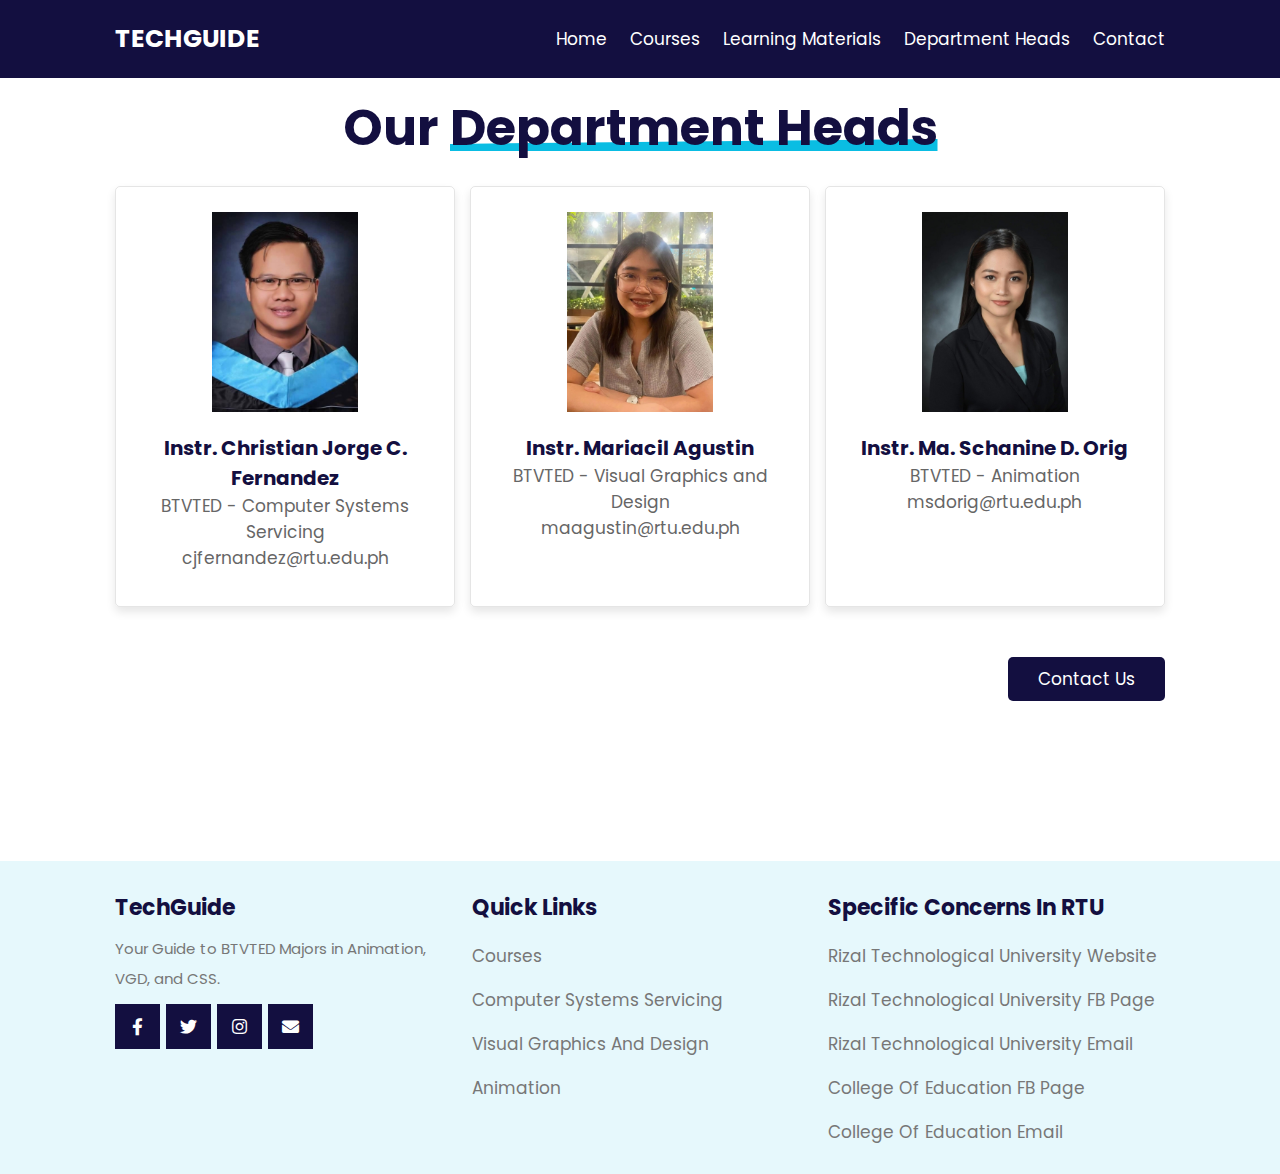
<file: teacher.html>
<!DOCTYPE html>
<html lang="en">
<head>
    <meta charset="UTF-8">
    <meta http-equiv="X-UA-Compatible" content="IE=edge">
    <meta name="viewport" content="width=device-width, initial-scale=1.0">
    <title>TechGuide</title>
    <link rel="icon" href="image/iconlogo.png">

    <!-- font awesome cdn link  -->
    <link rel="stylesheet" href="https://cdnjs.cloudflare.com/ajax/libs/font-awesome/5.15.4/css/all.min.css">

    <!-- custom css file link  -->
    <link rel="stylesheet" href="css/style.css">

</head>
<body>
    
<!-- header section starts  -->

<header class="header">

    <a href="index.html" class="techguide">techguide</a>

    <nav class="navbar">
        <a href="index.html">home</a>
        <a href="courses.html">courses</a>
        <a href="material.html">learning materials</a>
        <a href="teacher.html">Department heads</a>
        <a href="contact.html">contact</a>
    </nav>

    <div id="menu-btn" class="fas fa-bars"></div>

</header>

<!-- header section ends -->

<!-- teacher section starts  -->

<section class="teacher" id="teacher">

    <h1 class="heading"> our <span>department heads</span> </h1>

    <div class="box-container">

        <div class="box">
            <img src="image/dh-css.jpg" alt="">
            <ul>
                <h3 class="title">Instr. Christian Jorge C. Fernandez</h3>
                <li>BTVTED - Computer Systems Servicing</li>
                <li><a href="mailto:cjfernandez@rtu.edu.ph" class="link">cjfernandez@rtu.edu.ph</a></li>
            </ul>
        </div>

        <div class="box">
            <img src="image/dh-vgd.jpg" alt="">
            <ul>
                <h3 class="title">Instr. Mariacil Agustin</h3>
                <li>BTVTED - Visual Graphics and Design</li>
                <li><a href="mailto:maagustin@rtu.edu.ph" class="link">maagustin@rtu.edu.ph</a></li>
            </ul>
        </div>

        <div class="box">
            <img src="image/dh-ani.jpg" alt="">
            <ul>
                <h3 class="title">Instr. Ma. Schanine D. Orig</h3>
                <li>BTVTED - Animation</li>
                <li><a href="mailto:msdorig@rtu.edu.ph" class="link">msdorig@rtu.edu.ph</a></li>
            </ul>
        </div>
        
    </div>

</section>

<!-- teacher section ends -->

<!-- button section starts  -->

<section class="button">
    
    <div class="button">
        <a href="contact.html" class="btn">contact us</a>
    </div>

</section>

<!-- button section ends  -->

<!-- footer section starts  -->

<section class="footer">

    <div class="box-container">
 
       <div class="box">
          <h3> <i class=""></i>TechGuide</h3>
          <p>Your Guide to BTVTED Majors in Animation, VGD, and CSS.</p>
          <div class="share">
            <a href="https://www.facebook.com/techguidertu" target="_blank" rel="noopener" rel="noreferrer" class="fab fa-facebook-f"></a>
            <a href="https://twitter.com/techguide2023" target="_blank" rel="noopener" rel="noreferrer" class="fab fa-twitter"></a>
            <a href="https://instagram.com/techguide2023" target="_blank" rel="noopener" rel="noreferrer" class="fab fa-instagram"></a>
            <a href="mailto:techguide0101010@gmail.com" target="_blank" rel="noopener" rel="noreferrer" class="fas fa-envelope"></a>
          </div>
       </div>
 
       <div class="box">
          <h3>quick links</h3>
          <a href="courses.html" class="link">courses</a>
          <a href="rmcss.html" class="link">computer systems servicing</a>
          <a href="rmvgd.html" class="link">visual graphics and design</a>
          <a href="rmani.html" class="link">animation</a>
       </div>
 
       <div class="box">
        <h3>specific concerns in RTU</h3>
        <a href="https://www.rtu.edu.ph/" target="_blank" rel="noopener" rel="noreferrer" class="link">Rizal Technological University Website</a>
        <a href="https://www.facebook.com/rizaltechnologicaluniversityofficial" target="_blank" rel="noopener" rel="noreferrer" class="link">Rizal Technological University FB page</a>
        <a href="mailto:mic@rtu.edu.ph" target="_blank" rel="noopener" rel="noreferrer" class="link">Rizal Technological University Email</a>
        <a href="https://www.facebook.com/rtucedlhs" target="_blank" rel="noopener" rel="noreferrer" class="link">College of Education FB page</a>
        <a href="mailto:ced@rtu.edu.ph" target="_blank" rel="noopener" rel="noreferrer" class="link">College of Education Email</a>
     </div>

 </section>
 
 <!-- footer section ends -->





















<!-- custom js file link  -->
<script src="js/script.js"></script>

</body>
</html>
</file>
<file: css/style.css>
@import url('https://fonts.googleapis.com/css2?family=Poppins:wght@100;200;300;400;500;600;700&display=swap');

:root{
    --blue:#0abde3;
    --black:#130f40;
    --light-color:#666;
    --border:.1rem solid rgba(0,0,0,.1);
    --box-shadow:0 .5rem 1rem rgba(0,0,0,.1);
}

*{
    font-family: 'Poppins', sans-serif;
    margin:0; padding:0;
    box-sizing: border-box;
    outline: none; border:none;
    text-decoration: none;
    text-transform: capitalize;
    transition: all .2s linear;
}

html{
    font-size: 62.5%;
    overflow-x: hidden;
    scroll-padding-top: 7rem;
    scroll-behavior: smooth;
}

section{
    padding:2rem 9%;
}

html::-webkit-scrollbar{
    width:1rem;
}

html::-webkit-scrollbar-track{
    background: #fff;
}

html::-webkit-scrollbar-thumb{
    background: var(--blue);
    border-radius: 5rem;
}

.heading{
    text-align: center;
    padding-bottom: 2rem;
    font-size: 5rem;
    color:var(--black);
}

.heading span{
    position: relative;
    z-index: 0;
}

.heading span::before{
    content: '';
    position: absolute;
    bottom: 1.2rem; left:0;
    height: 100%;
    width:100%;
    background: var(--blue);
    clip-path: polygon(0 90%, 100% 83%, 100% 100%, 0% 100%);
    z-index: -1;
}

.btn{
    margin-top: 1rem;
    display: inline-block;
    padding:.9rem 3rem;
    font-size: 1.7rem;
    cursor: pointer;
    color:#fff;
    background: var(--black);
    border-radius: .5rem;
}

.btn:hover{
    background: var(--blue);
}

.header{
    display: flex;
    align-items: center;
    justify-content: space-between;
    padding:2rem 9%;
    background: var(--black);
    position: fixed;
    top:0; left:0; right:0;
    z-index: 1000;
}

.header .techguide{
    text-transform: uppercase;
    font-size: 2.5rem;
    color:#fff;
    font-weight: bolder;
}

.header .navbar a{
    margin-left: 2rem;
    font-size: 1.7rem;
    color:#fff;
}

.header .navbar a:hover{
    color:var(--blue);
}

#menu-btn{
    cursor: pointer;
    color:#fff;
    font-size: 3rem;    
    display: none;
}

.home{
    padding-top: 9rem;
    display: flex;
    align-items: center;
    flex-wrap: wrap;
    gap:1.5rem;
}

.home .image{
    flex:1 1 42rem;
}

.home .image img{
    width: 100%;
}

.home .content{
    flex:1 1 42rem;
}

.home .content h3{
    color:var(--black);
    font-size: 4rem;
    line-height: 1.2;
}

.home .content p{
    color:var(--light-color);
    font-size: 1.5rem;
    line-height: 1.8;
    padding:.5rem 0;
    text-transform: none;
}

.rmhome{
    padding-top: 13rem;
    display: flex;
    align-items: center;
    flex-wrap: wrap;
    gap:1.5rem;
}

.rmhome .image{
    flex:1 1 42rem;
}

.rmhome .image img{
    width: 100%;
}

.rmhome .content{
    flex:1 1 42rem;
}

.rmhome .content h3{
    color:var(--black);
    font-size: 4rem;
    line-height: 1.2;
}

.rmhome .content p{
    color:var(--light-color);
    font-size: 1.5rem;
    line-height: 1.8;
    padding:.5rem 0;
    text-transform: none;
}

.courses{
    padding-top: 9rem;
    gap:1.5rem;
}

.courses .box-container{
    display: grid;
    grid-template-columns: repeat(auto-fit, minmax(27rem, 1fr));
    gap:1.5rem;
}

.courses .box-container .box{
    text-align: center;
    border:var(--border);
    box-shadow: var(--box-shadow);
    border-radius: .5rem;
    padding:2.5rem;
}

.courses .box-container .box img{
    height: 18rem;
    
}

.courses .box-container .box h3{
    font-size: 2.3rem;
    color:var(--black);
}

.courses .box-container .box p{
    font-size: 1.4rem;
    color:var(--light-color);
    padding:1rem 0;
    line-height: 1.8;
    text-transform: none;
}

.job{
    padding-top: 9rem;
    gap:1.5rem;
}

.job .box-container{
    display: grid;
    grid-template-columns: repeat(auto-fit, minmax(27rem, 1fr));
    gap:1.5rem;
}

.job .box-container .box{
    text-align: center;
    border:var(--border);
    box-shadow: var(--box-shadow);
    border-radius: .5rem;
    padding:2.5rem;
}

.job .box-container .box img{
    height: 18rem;
    
}

.job .box-container .box h3{
    font-size: 2.3rem;
    color:var(--black);
}

.job .box-container .box p{
    font-size: 1.4rem;
    color:var(--light-color);
    padding:1rem 0;
    line-height: 1.8;
    text-transform: none;
}

.materials{
    padding-top: 9rem;
    gap:1.5rem;
}

.materials .box-container{
    display: grid;
    grid-template-columns: repeat(auto-fit, minmax(27rem, 1fr));
    gap:1.5rem;
}

.materials .box-container .box{
    text-align: center;
    border:var(--border);
    box-shadow: var(--box-shadow);
    border-radius: .5rem;
    padding:2.5rem;
}

.materials .box-container .box img{
    height: 18rem;
    
}

.materials .box-container .box h3{
    font-size: 2.3rem;
    color:var(--black);
}

.materials .box-container .box p{
    font-size: 1.4rem;
    color:var(--light-color);
    padding:1rem 0;
    line-height: 1.8;
    text-transform: none;
}

.about{
    padding-top: 9rem;
    gap: .5rem;
}

.about .row{
    display: flex;
    align-items: center;
    flex-wrap: wrap;
    gap:1.5rem;
}

.about .row .image{
    flex:1 1 42rem;
}

.about .row .image img{
    width:100%;
}

.about .row .content{
    flex:1 1 42rem;
} 

.about .row .content h3{
    color:var(--black);
    font-size: 3.5rem;
    line-height: 1.8;
}

.about .row .content p{
    color:var(--light-color);
    font-size: 1.4rem;
    line-height: 1.8;
    padding:1rem 0;
}

.teacher{
    padding-top: 9rem;
    gap:1.5rem;
}

.teacher .box-container{
    display: grid;
    grid-template-columns: repeat(auto-fit, minmax(27rem, 1fr));
    gap:1.5rem;
}

.teacher .box-container .box{
    border:var(--border);
    box-shadow: var(--box-shadow);
    border-radius: .5rem;
    text-align: center;
    padding:2.5rem 2rem;    
}

.teacher .box-container .box .title{
    font-size: 2rem;
    color:var(--black);
}

.teacher .box-container .box img{
    height: 20rem;
}

.teacher .box-container .box{
    font-size: 6rem;
    color:var(--black);
    font-weight: bolder;
}

.teacher .box-container .box{
    font-size: 2.5rem;
    font-weight: normal;
}

.teacher .box-container .box ul{
    padding:1rem 0;
    list-style: none;
}

.teacher .box-container .box ul li{
    padding:0;
    font-size: 1.7rem;
    color:var(--light-color);
    text-transform: none;
}

.teacher .box-container .box ul li a{
    padding:0;
    font-size: 1.7rem;
    color:var(--light-color);
    text-transform: none;
}

.contact{
    padding-top: 9rem;
    gap:1.5rem;
}

.contact .row{
    display: flex;
    align-items: center;
    flex-wrap: wrap;
    gap:1.5rem;
}

.contact .row .image{
    flex:1 1 42rem;
}

.contact .row .image img{
    width:100%;
}

.contact .row form{
    flex:1 1 42rem;
    border-radius: .5rem;
    border:var(--border);
    box-shadow: var(--box-shadow);
    padding:2rem;
    text-align: center;
} 

.contact .row form h3{
    color:var(--black);
    font-size: 3rem;
}

.contact .row form .box{
    width: 100%;
    margin:.8rem 0;
    padding:1rem 1.5rem;
    border-radius: .5rem;
    border:var(--border);
    text-transform: none;
    font-size: 1.4rem;
}

.contact .row form .box:focus,
.contact .row form .box:hover{
    border-color: var(--blue);
}

.contact .row form textarea{
    height: 15rem;
    resize: none;
}

.button{
    text-align: right;
    padding-bottom: 8rem;
}
.footer {
    background: #E6F8FC;
  }
  
  .footer .box-container {
    display: -ms-grid;
    display: grid;
    -ms-grid-columns: (minmax(25rem, 1fr))[auto-fit];
        grid-template-columns: repeat(auto-fit, minmax(25rem, 1fr));
    gap: 2rem;
  }
  
  .footer .box-container .box h3 {
    font-size: 2.2rem;
    text-transform: capitalize;
    color: #130F40;
    padding: 1rem 0;
  }
  
  .footer .box-container .box h3 i {
    color: #130F40;
  }
  
  .footer .box-container .box .share {
    margin-top: 1rem;
  }
  
  .footer .box-container .box .share a {
    height: 4.5rem;
    width: 4.5rem;
    line-height: 4.5rem;
    font-size: 1.7rem;
    background-color: #130F40;
    color: #fff;
    margin-right: .3rem;
    text-align: center;
  }
  
  .footer .box-container .box .share a:hover {
    background-color: #54D1EB;
  }
  
  .footer .box-container .box .link {
    font-size: 1.7rem;
    line-height: 2;
    color: #777;
    padding: .5rem 0;
    display: block;
  }
  
  .footer .box-container .box .link:hover {
    color: #130F40;
    text-decoration: underline;
  }
  
  .footer .box-container .box p {
    font-size: 1.5rem;
    line-height: 2;
    color: #777;
    padding: 0;
    text-transform: none;
  }
  
  .footer .box-container .box .email {
    width: 100%;
    padding: 1.2rem 1.4rem;
    font-size: 1.6rem;
    border: 0.1rem solid #130F40;
    margin-bottom: 1rem;
  }
  
  .footer .box-container .box h3 p h2 {
    margin: 2rem;
    padding-left: 9rem;
    gap: .5rem;
  }

  .footer .box-container .box h2 {
    font-size: 5rem;
    color: #130F40;
  }

  .footer .credit {
    text-align: center;
    margin-top: 3rem;
    padding-top: 3rem;
    font-size: 2rem;
    text-transform: capitalize;
    color: #54D1EB;
    border-top: 0.1rem solid #130F40;
  }

  .footer .credit span {
    color: #130F40;
  }

  .footer .counter h3 {
    font-size: 2.2rem;
    text-transform: capitalize;
    color: #130F40;
    padding: 1rem 0;
  }
  


  

/* media queries  */
@media (max-width:991px){

    html{
        font-size: 55%;
    }

    .header{
        padding:2rem;
    }

    section{
        padding:2rem;
    }

}

@media (max-width:768px){

    #menu-btn{
        display: initial;
    }

    #menu-btn.fa-times{
        transform: rotate(180deg);
    }

    .header .navbar{
        position: absolute;
        top:99%; left:0; right:0;
        background:var(--black);
        clip-path: polygon(0 0, 100% 0, 100% 0, 0 0);
    }

    .header .navbar.active{
        clip-path: polygon(0 0, 100% 0, 100% 100%, 0% 100%);
    }

    .header .navbar a{
        font-size: 2rem;
        margin:2.5rem 2rem;
        display: block;
    }

}

@media (max-width:450px){

    html{
        font-size: 50%;
    }

}
</file>
